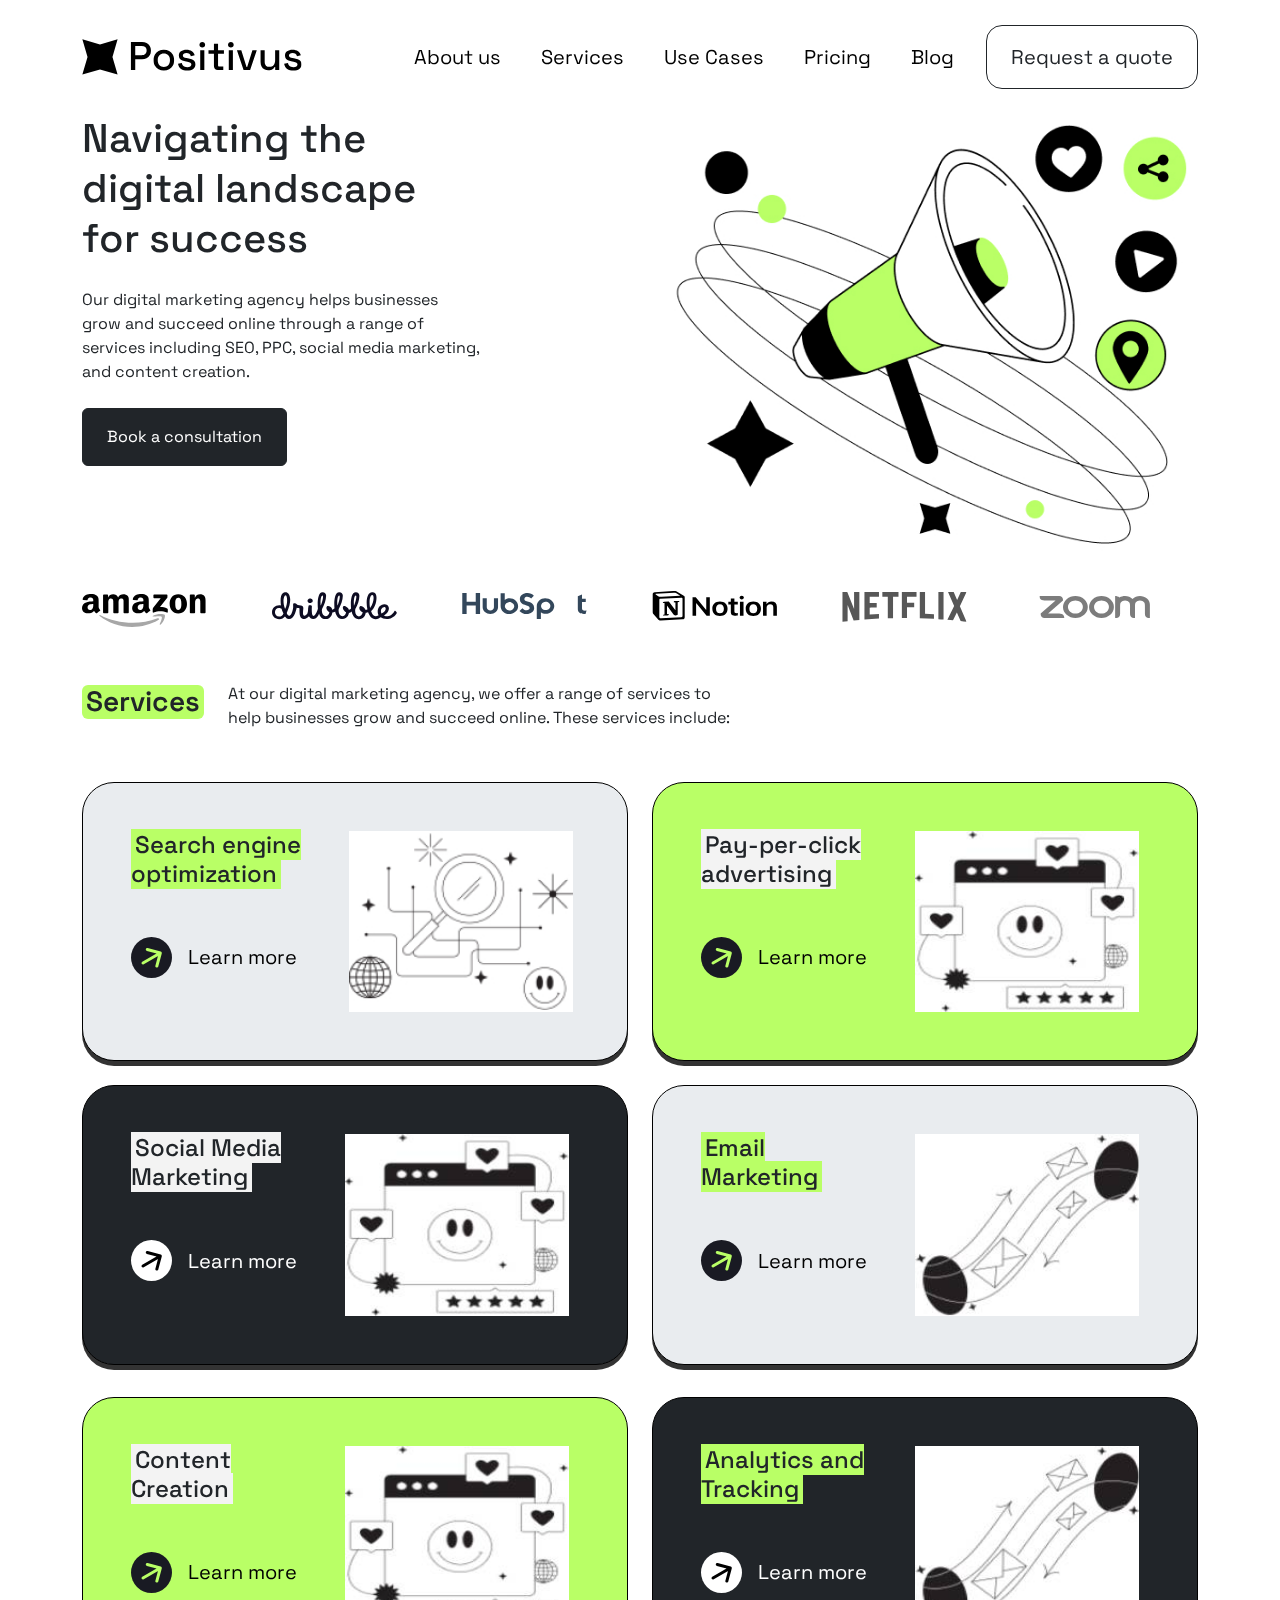
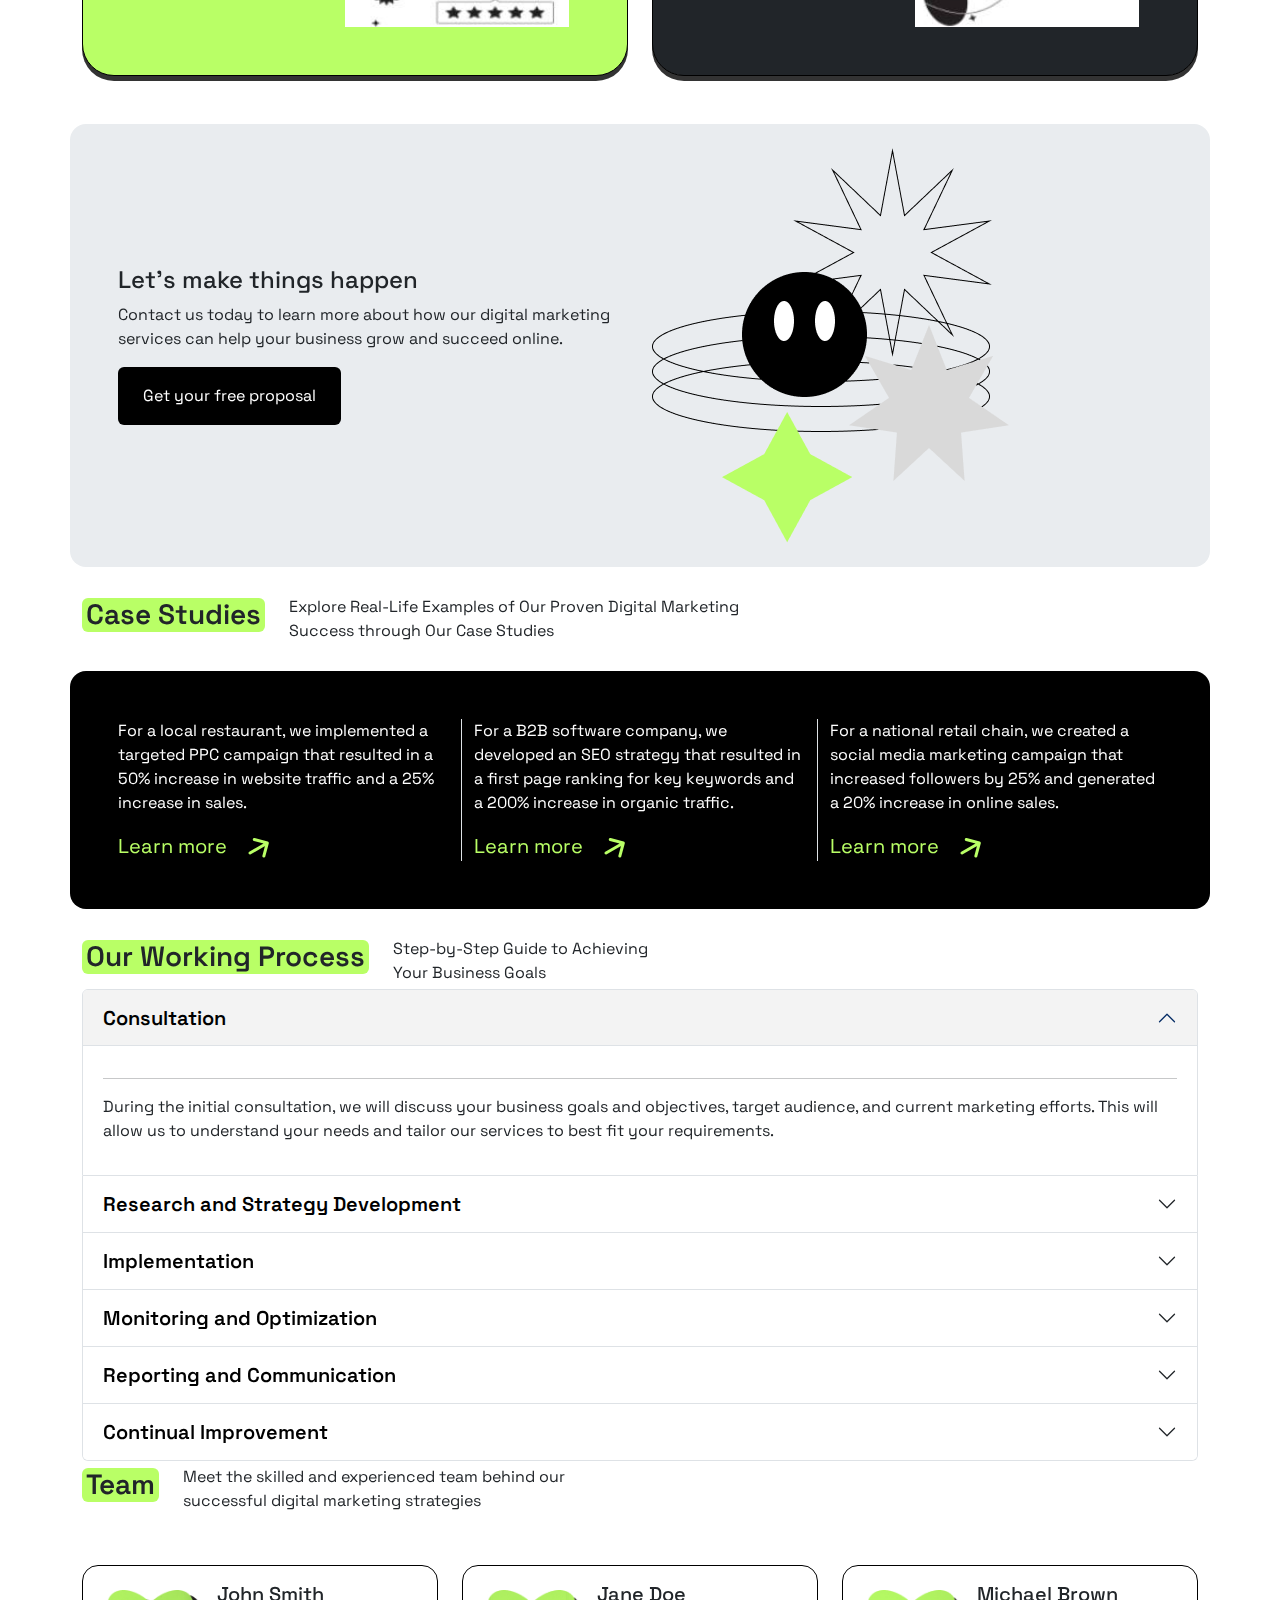
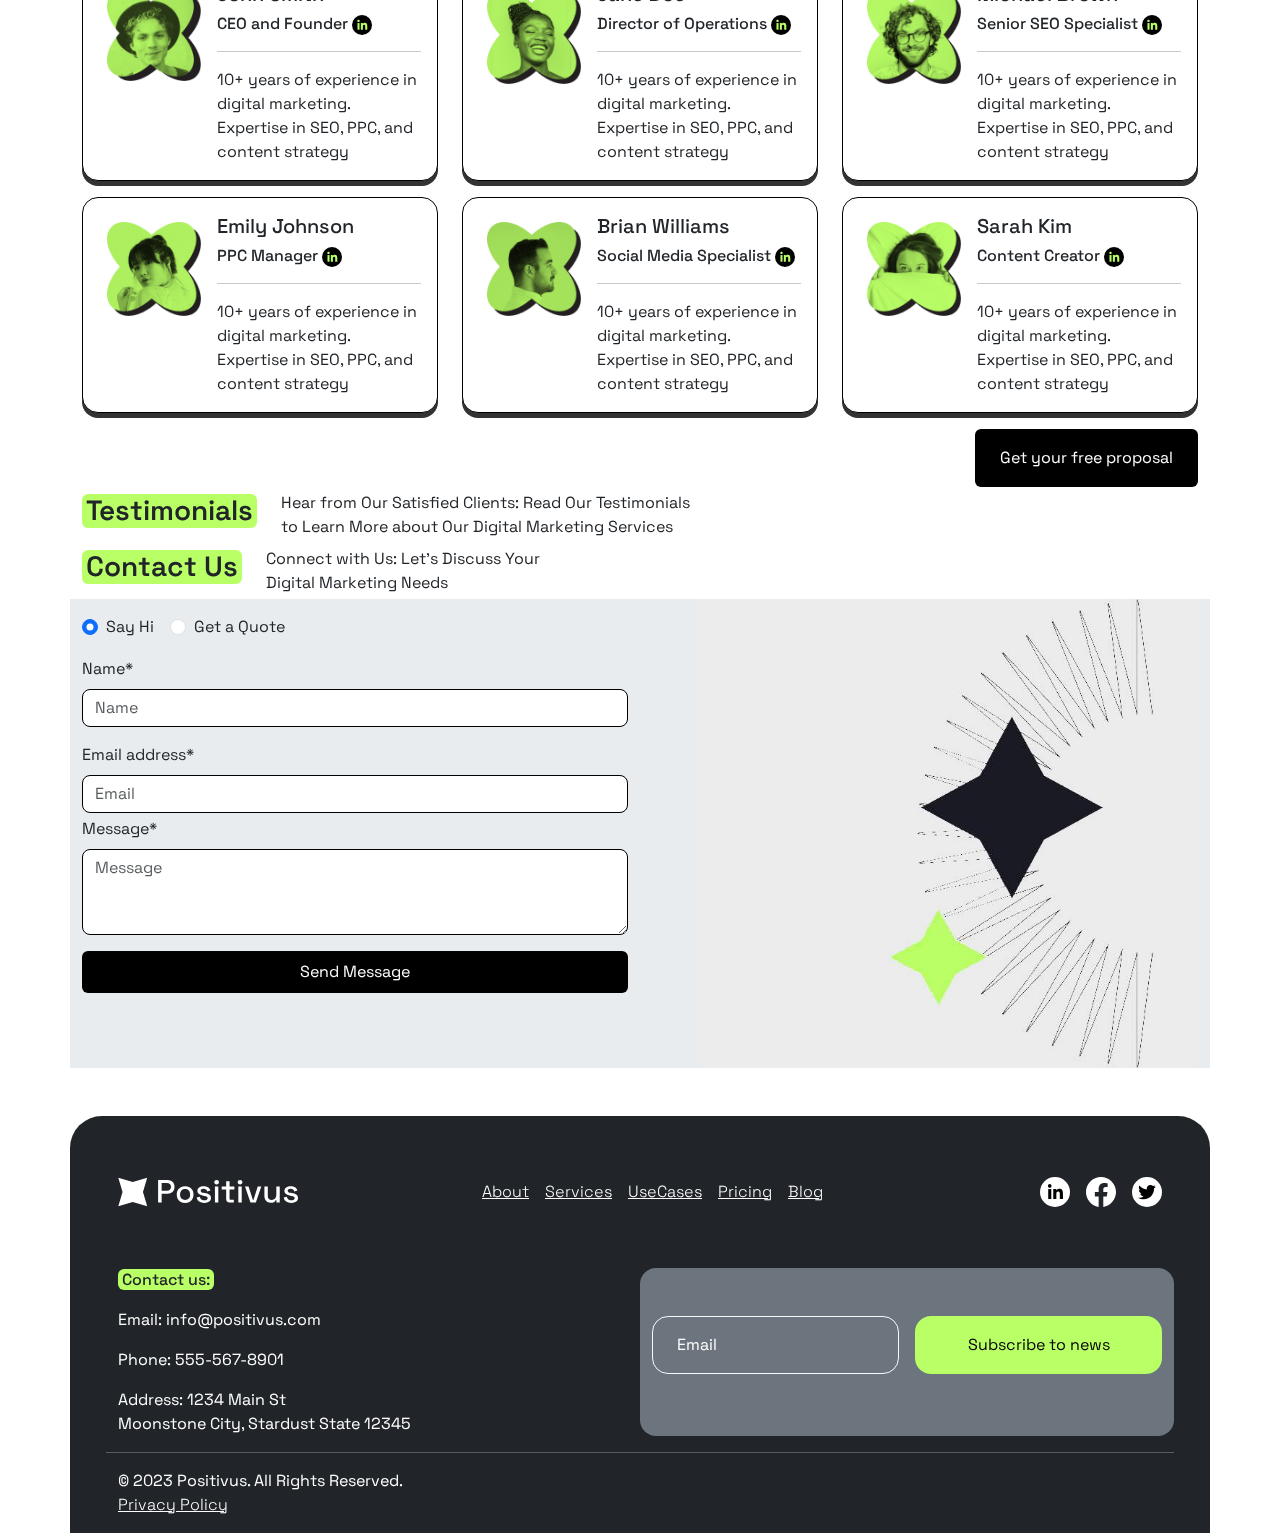
<file: index.html>
<!doctype html>
<html lang="en">
  <head>
    <meta charset="utf-8">
    <meta name="viewport" content="width=device-width, initial-scale=1">
    <meta name="description" content="">
    <meta name="keywords" content="">
    <title>Postivous</title>
    <link rel="preconnect" href="https://fonts.googleapis.com">
    <link rel="preconnect" href="https://fonts.gstatic.com" crossorigin>
    <link href="https://fonts.googleapis.com/css2?family=Space+Grotesk:wght@300..700&display=swap" rel="stylesheet">
    <!-- CSS -->
    <link href="https://cdn.jsdelivr.net/npm/bootstrap@5.3.2/dist/css/bootstrap.min.css" rel="stylesheet">
    <style>
      *{
    margin: 0;
    padding: 0;
    box-sizing: border-box;
}
.bg-body-green{
    background-color: #B9FF66;
}
.box-shadow{
    box-shadow: 0 5px 0 rgba(0, 0, 0, 0.8);
}
.text-color{
    color: #B9FF66;
}
.footer .form-control::placeholder {
    color: #ffffff; 
}
/* Accordion Background Colors */
.accordion{
    --bs-accordion-active-bg: #F3F3F3;
}
.accordion:hover{
    --bs-accordion-active-bg: #B9FF66;
}
/* /Accordion Background Colors */
    </style>
  </head>
  <body style="font-family: Space Grotesk, sans-serif;">
    <!-- Main -->
    <main>
      <!-- Header-section -->
      <header class="header">
        <!-- Navigation -->
        <nav class="navbar navbar-expand-lg py-4">
          <div class="container">
            <!-- Logo -->
            <a class="navbar-brand" href="index.html">
              <svg width="220" height="56" viewBox="0 0 220 56" fill="none" xmlns="http://www.w3.org/2000/svg">
                <g clip-path="url(#clip0_330_1193)">
                  <g clip-path="url(#clip1_330_1193)">
                    <path d="M17.9986 15.5347L35.5997 10.3491L30.464 28.0001L35.5997 45.6012L17.9986 40.4655L0.347656 45.6012L5.53325 28.0001L0.347656 10.3491L17.9986 15.5347Z" fill="black"/>
                  </g>
                  <path d="M48.9199 41V13H60.0399C61.7466 13 63.2666 13.3467 64.5999 14.04C65.9599 14.7067 67.0133 15.6667 67.7599 16.92C68.5333 18.1467 68.9199 19.6267 68.9199 21.36V21.88C68.9199 23.6133 68.5199 25.1067 67.7199 26.36C66.9466 27.6133 65.8933 28.5733 64.5599 29.24C63.2266 29.9067 61.7199 30.24 60.0399 30.24H53.2399V41H48.9199ZM53.2399 26.32H59.5999C61.1199 26.32 62.3333 25.92 63.2399 25.12C64.1466 24.32 64.5999 23.2267 64.5999 21.84V21.44C64.5999 20.0267 64.1466 18.92 63.2399 18.12C62.3333 17.32 61.1199 16.92 59.5999 16.92H53.2399V26.32Z" fill="black"/>
                  <path d="M81.8346 41.56C79.8613 41.56 78.1013 41.16 76.5546 40.36C75.0346 39.5333 73.8346 38.36 72.9546 36.84C72.0746 35.32 71.6346 33.52 71.6346 31.44V30.84C71.6346 28.76 72.0746 26.9733 72.9546 25.48C73.8346 23.96 75.0346 22.7867 76.5546 21.96C78.1013 21.1333 79.8613 20.72 81.8346 20.72C83.8079 20.72 85.5679 21.1333 87.1146 21.96C88.6613 22.7867 89.8746 23.96 90.7546 25.48C91.6346 26.9733 92.0746 28.76 92.0746 30.84V31.44C92.0746 33.52 91.6346 35.32 90.7546 36.84C89.8746 38.36 88.6613 39.5333 87.1146 40.36C85.5679 41.16 83.8079 41.56 81.8346 41.56ZM81.8346 37.88C83.6479 37.88 85.1146 37.3067 86.2346 36.16C87.3813 34.9867 87.9546 33.3733 87.9546 31.32V30.96C87.9546 28.9067 87.3946 27.3067 86.2746 26.16C85.1546 24.9867 83.6746 24.4 81.8346 24.4C80.0479 24.4 78.5813 24.9867 77.4346 26.16C76.3146 27.3067 75.7546 28.9067 75.7546 30.96V31.32C75.7546 33.3733 76.3146 34.9867 77.4346 36.16C78.5813 37.3067 80.0479 37.88 81.8346 37.88Z" fill="black"/>
                  <path d="M105.284 41.56C102.777 41.56 100.697 41 99.044 39.88C97.3907 38.76 96.3773 37.0667 96.004 34.8L99.844 33.88C100.057 34.9733 100.417 35.84 100.924 36.48C101.431 37.12 102.057 37.5733 102.804 37.84C103.577 38.1067 104.404 38.24 105.284 38.24C106.591 38.24 107.591 37.9867 108.284 37.48C109.004 36.9733 109.364 36.32 109.364 35.52C109.364 34.72 109.031 34.1333 108.364 33.76C107.697 33.3867 106.711 33.08 105.404 32.84L104.044 32.6C102.711 32.36 101.497 32.0133 100.404 31.56C99.3106 31.1067 98.444 30.48 97.804 29.68C97.164 28.88 96.844 27.8533 96.844 26.6C96.844 24.7333 97.5373 23.2933 98.924 22.28C100.311 21.24 102.151 20.72 104.444 20.72C106.657 20.72 108.471 21.2267 109.884 22.24C111.324 23.2267 112.257 24.5733 112.684 26.28L108.844 27.36C108.604 26.16 108.097 25.32 107.324 24.84C106.551 24.3333 105.591 24.08 104.444 24.08C103.324 24.08 102.444 24.2933 101.804 24.72C101.164 25.12 100.844 25.6933 100.844 26.44C100.844 27.24 101.151 27.8267 101.764 28.2C102.404 28.5733 103.257 28.8533 104.324 29.04L105.724 29.28C107.137 29.52 108.431 29.8533 109.604 30.28C110.777 30.7067 111.697 31.32 112.364 32.12C113.057 32.92 113.404 33.9867 113.404 35.32C113.404 37.2933 112.671 38.8267 111.204 39.92C109.737 41.0133 107.764 41.56 105.284 41.56Z" fill="black"/>
                  <path d="M118.22 41V21.28H122.34V41H118.22ZM120.3 18.6C119.5 18.6 118.82 18.3467 118.26 17.84C117.726 17.3067 117.46 16.6267 117.46 15.8C117.46 14.9733 117.726 14.3067 118.26 13.8C118.82 13.2667 119.5 13 120.3 13C121.126 13 121.806 13.2667 122.34 13.8C122.873 14.3067 123.14 14.9733 123.14 15.8C123.14 16.6267 122.873 17.3067 122.34 17.84C121.806 18.3467 121.126 18.6 120.3 18.6Z" fill="black"/>
                  <path d="M135.854 41C134.654 41 133.694 40.64 132.974 39.92C132.281 39.2 131.934 38.24 131.934 37.04V24.76H126.494V21.28H131.934V14.76H136.054V21.28H141.934V24.76H136.054V36.32C136.054 37.12 136.427 37.52 137.174 37.52H141.294V41H135.854Z" fill="black"/>
                  <path d="M146.774 41V21.28H150.894V41H146.774ZM148.854 18.6C148.054 18.6 147.374 18.3467 146.814 17.84C146.281 17.3067 146.014 16.6267 146.014 15.8C146.014 14.9733 146.281 14.3067 146.814 13.8C147.374 13.2667 148.054 13 148.854 13C149.681 13 150.361 13.2667 150.894 13.8C151.428 14.3067 151.694 14.9733 151.694 15.8C151.694 16.6267 151.428 17.3067 150.894 17.84C150.361 18.3467 149.681 18.6 148.854 18.6Z" fill="black"/>
                  <path d="M161.569 41L154.929 21.28H159.289L164.529 37.96H165.169L170.409 21.28H174.769L168.129 41H161.569Z" fill="black"/>
                  <path d="M186.326 41.36C184.833 41.36 183.5 41.0267 182.326 40.36C181.153 39.6933 180.233 38.7467 179.566 37.52C178.9 36.2933 178.566 34.8267 178.566 33.12V21.28H182.686V32.84C182.686 34.5467 183.113 35.8133 183.966 36.64C184.82 37.44 186.006 37.84 187.526 37.84C189.206 37.84 190.553 37.28 191.566 36.16C192.606 35.0133 193.126 33.3733 193.126 31.24V21.28H197.246V41H193.206V38.04H192.566C192.193 38.84 191.526 39.6 190.566 40.32C189.606 41.0133 188.193 41.36 186.326 41.36Z" fill="black"/>
                  <path d="M211.417 41.56C208.91 41.56 206.83 41 205.177 39.88C203.523 38.76 202.51 37.0667 202.137 34.8L205.977 33.88C206.19 34.9733 206.55 35.84 207.057 36.48C207.563 37.12 208.19 37.5733 208.937 37.84C209.71 38.1067 210.537 38.24 211.417 38.24C212.723 38.24 213.723 37.9867 214.417 37.48C215.137 36.9733 215.497 36.32 215.497 35.52C215.497 34.72 215.163 34.1333 214.497 33.76C213.83 33.3867 212.843 33.08 211.537 32.84L210.177 32.6C208.843 32.36 207.63 32.0133 206.537 31.56C205.443 31.1067 204.577 30.48 203.937 29.68C203.297 28.88 202.977 27.8533 202.977 26.6C202.977 24.7333 203.67 23.2933 205.057 22.28C206.443 21.24 208.283 20.72 210.577 20.72C212.79 20.72 214.603 21.2267 216.017 22.24C217.457 23.2267 218.39 24.5733 218.817 26.28L214.977 27.36C214.737 26.16 214.23 25.32 213.457 24.84C212.683 24.3333 211.723 24.08 210.577 24.08C209.457 24.08 208.577 24.2933 207.937 24.72C207.297 25.12 206.977 25.6933 206.977 26.44C206.977 27.24 207.283 27.8267 207.897 28.2C208.537 28.5733 209.39 28.8533 210.457 29.04L211.857 29.28C213.27 29.52 214.563 29.8533 215.737 30.28C216.91 30.7067 217.83 31.32 218.497 32.12C219.19 32.92 219.537 33.9867 219.537 35.32C219.537 37.2933 218.803 38.8267 217.337 39.92C215.87 41.0133 213.897 41.56 211.417 41.56Z" fill="black"/>
                </g>
                <defs>
                  <clipPath id="clip0_330_1193">
                    <rect width="219.537" height="56" fill="white"/>
                  </clipPath>
                  <clipPath id="clip1_330_1193">
                    <rect width="36" height="36" fill="white" transform="translate(0 10)"/>
                  </clipPath>
                </defs>
              </svg>
            </a>
            <!-- /Logo -->
            <button class="navbar-toggler" type="button" data-bs-toggle="collapse" data-bs-target="#navbarSupportedContent" aria-controls="navbarSupportedContent" aria-expanded="false" aria-label="Toggle navigation">
            <span class="navbar-toggler-icon"></span>
            </button>
            <div class="collapse navbar-collapse" id="navbarSupportedContent">
              <ul class="navbar-nav ms-auto mb-2 mb-lg-0 gap-lg-4 fs-5 me-4">
                <li class="nav-item">
                  <a class="nav-link text-black" aria-current="page" href="#">About us</a>
                </li>
                <li class="nav-item">
                  <a class="nav-link text-black" aria-current="page" href="#">Services</a>
                </li>
                <li class="nav-item">
                  <a class="nav-link text-black" aria-current="page" href="#">Use Cases</a>
                </li>
                <li class="nav-item">
                  <a class="nav-link text-black" aria-current="page" href="#">Pricing</a>
                </li>
                <li class="nav-item">
                  <a class="nav-link text-black" aria-current="page" href="#">Blog</a>
                </li>
              </ul>
              <div class="d-flex" role="search">
                <button class="btn btn-outline-dark py-lg-3 px-lg-4 rounded-4 fs-5" type="submit">Request a quote</button>
              </div>
            </div>
          </div>
        </nav>
        <!-- /Navigation -->
      </header>
      <!-- /Header-section -->
      <!-- Intro-Section -->
      <section class="container">
        <!-- Row -->
        <div class="row">
          <!-- Column 1 -->
          <div class="col-lg-6 col-12">
            <h1 class="lh-sm mb-lg-4">Navigating the<br> digital landscape<br> for success</h1>
            <p class="mb-lg-4">Our digital marketing agency helps businesses<br> grow and succeed online through a range of<br> services including SEO, PPC, social media marketing,<br> and content creation.</p>
            <button class="btn btn-dark px-lg-4 py-lg-3">Book a consultation</button>
          </div>
          <!-- /Column 1 -->
          <!-- Column 2 -->
          <div class="col-lg-6 col-12">
            <img src="Images/introsection-img.jpg" alt="introsection-img" class="img-fluid">
          </div>
          <!-- /Column 2 -->
        </div>
        <!-- /Row -->
      </section>
      <!-- /Intro-Section -->
      <!-- Body-section1 -->
      <section class="container">
        <!-- Row -->
        <div class="row row-cols-lg-6 row-cols-3 gx-4 gy-4 d-flex align-items-center justify-content-center">
          <!-- Six Columns -->
          <div class="col">
            <svg width="125" height="48" viewBox="0 0 125 48" fill="none" xmlns="http://www.w3.org/2000/svg">
              <g style="mix-blend-mode:luminosity">
                <path fill-rule="evenodd" clip-rule="evenodd" d="M76.6508 37.8069C69.4708 42.4973 59.0639 44.9998 50.1036 44.9998C37.54 44.9998 26.2295 40.8814 17.6726 34.0316C17.0003 33.493 17.6027 32.7589 18.4094 33.1784C27.644 37.9403 39.062 40.8051 50.8566 40.8051C58.8111 40.8051 67.5615 39.3465 75.6074 36.3196C76.8229 35.862 77.8394 37.0251 76.6508 37.8069Z" fill="#FF9900"/>
                <path fill-rule="evenodd" clip-rule="evenodd" d="M79.6359 34.78C78.7215 33.7409 73.5692 34.2891 71.2565 34.5322C70.552 34.6084 70.4444 34.065 71.079 33.6741C75.1827 31.1144 81.9162 31.8533 82.7015 32.7113C83.4867 33.574 82.4971 39.5563 78.6409 42.4115C78.0493 42.8501 77.4846 42.6165 77.7481 42.035C78.614 40.1187 80.5555 35.8239 79.6359 34.78Z" fill="#FF9900"/>
                <path fill-rule="evenodd" clip-rule="evenodd" d="M71.4182 15.6036V13.1154C71.4182 12.7388 71.7409 12.4862 72.1282 12.4862H84.6972C85.1006 12.4862 85.4233 12.7436 85.4233 13.1154V15.2461C85.4179 15.6036 85.0791 16.0708 84.4767 16.8096L77.9636 25.0513C80.3838 24.9988 82.9385 25.3182 85.1329 26.4145C85.6276 26.6624 85.7621 27.0247 85.7998 27.3822V30.0373C85.7998 30.3995 85.348 30.8238 84.8747 30.6045C81.0077 28.8074 75.8715 28.612 71.5957 30.6236C71.1601 30.8333 70.7029 30.4138 70.7029 30.0516V27.53C70.7029 27.1248 70.7083 26.4336 71.1655 25.8187L78.7112 16.2281H72.1443C71.7409 16.2281 71.4182 15.9754 71.4182 15.6036Z" fill="black"/>
                <path fill-rule="evenodd" clip-rule="evenodd" d="M25.5684 31.1289H21.7444C21.3787 31.105 21.0883 30.8619 21.0614 30.5521V13.1583C21.0614 12.8104 21.3895 12.5339 21.7982 12.5339H25.364C25.7351 12.5482 26.0309 12.8008 26.0578 13.1154V15.3892H26.1277C27.0582 13.1917 28.8061 12.1669 31.1618 12.1669C33.5551 12.1669 35.0503 13.1917 36.1259 15.3892C37.051 13.1917 39.1539 12.1669 41.4074 12.1669C43.0101 12.1669 44.7635 12.7532 45.8337 14.0688C47.0438 15.5322 46.7965 17.6581 46.7965 19.5219L46.7911 30.4997C46.7911 30.8476 46.463 31.1289 46.0543 31.1289H42.2357C41.8538 31.105 41.5473 30.8333 41.5473 30.4997V21.2808C41.5473 20.5468 41.6225 18.7163 41.4397 18.0204C41.1546 16.8526 40.2995 16.5236 39.1916 16.5236C38.2665 16.5236 37.2984 17.0718 36.9058 17.9489C36.5132 18.826 36.5508 20.2941 36.5508 21.2808V30.4997C36.5508 30.8476 36.2228 31.1289 35.814 31.1289H31.9954C31.6082 31.105 31.307 30.8333 31.307 30.4997L31.3016 21.2808C31.3016 19.3408 31.662 16.4855 28.9459 16.4855C26.1976 16.4855 26.3052 19.2693 26.3052 21.2808V30.4997C26.3052 30.8476 25.9771 31.1289 25.5684 31.1289Z" fill="black"/>
                <path fill-rule="evenodd" clip-rule="evenodd" d="M96.2442 12.1669C101.918 12.1669 104.989 16.4855 104.989 21.9768C104.989 27.2821 101.596 31.4911 96.2442 31.4911C90.6723 31.4911 87.639 27.1725 87.639 21.7909C87.639 16.3759 90.71 12.1669 96.2442 12.1669ZM96.2765 15.7181C93.4583 15.7181 93.2808 19.1215 93.2808 21.2427C93.2808 23.3686 93.2431 27.9066 96.2442 27.9066C99.2077 27.9066 99.3475 24.2457 99.3475 22.0149C99.3475 20.5468 99.2776 18.7926 98.7774 17.4007C98.3471 16.19 97.492 15.7181 96.2765 15.7181Z" fill="black"/>
                <path fill-rule="evenodd" clip-rule="evenodd" d="M112.347 31.1289H108.539C108.157 31.105 107.851 30.8333 107.851 30.4997L107.845 13.1011C107.878 12.7818 108.195 12.5339 108.582 12.5339H112.126C112.46 12.5482 112.734 12.7484 112.809 13.0201V15.6799H112.879C113.95 13.3013 115.45 12.1669 118.091 12.1669C119.807 12.1669 121.479 12.715 122.555 14.2166C123.555 15.6084 123.555 17.9489 123.555 19.6315V30.5807C123.512 30.8858 123.195 31.1289 122.818 31.1289H118.984C118.634 31.105 118.344 30.8762 118.306 30.5807V21.1331C118.306 19.2311 118.553 16.4474 115.913 16.4474C114.982 16.4474 114.127 17.0003 113.702 17.8393C113.164 18.9022 113.095 19.9605 113.095 21.1331V30.4997C113.089 30.8476 112.756 31.1289 112.347 31.1289Z" fill="black"/>
                <path fill-rule="evenodd" clip-rule="evenodd" d="M61.3985 22.8204C61.3985 24.1408 61.4362 25.2419 60.6832 26.4146C60.0755 27.3679 59.1074 27.9542 58.0371 27.9542C56.5688 27.9542 55.7083 26.9627 55.7083 25.4993C55.7083 22.6107 58.6287 22.0864 61.3985 22.0864V22.8204ZM65.2548 31.0812C65.002 31.2814 64.6363 31.2957 64.3512 31.1622C63.0819 30.2279 62.8507 29.7942 62.1569 28.9028C60.0593 30.7999 58.5696 31.3672 55.8535 31.3672C52.6319 31.3672 50.131 29.6083 50.131 26.0857C50.131 23.3353 51.8091 21.4619 54.2078 20.5467C56.2838 19.7364 59.1827 19.5934 61.3985 19.3693V18.9308C61.3985 18.1252 61.4685 17.1719 60.9306 16.476C60.4681 15.8515 59.5753 15.5941 58.7847 15.5941C57.3272 15.5941 56.031 16.2567 55.7137 17.6295C55.6492 17.9346 55.3964 18.2349 55.0468 18.2492L51.3412 17.8964C51.0292 17.8345 50.6796 17.6104 50.7711 17.1862C51.6208 13.2012 55.6868 12 59.3225 12C61.1834 12 63.6144 12.4385 65.0827 13.6874C66.9435 15.2271 66.7661 17.2815 66.7661 19.5171V24.7986C66.7661 26.386 67.5083 27.0819 68.2074 27.9399C68.4495 28.245 68.5032 28.612 68.1913 28.8408C67.4114 29.4176 66.0238 30.4901 65.2601 31.0907L65.2548 31.0812Z" fill="black"/>
                <path fill-rule="evenodd" clip-rule="evenodd" d="M11.2675 22.8204C11.2675 24.1408 11.3051 25.2419 10.5522 26.4145C9.94443 27.3679 8.98172 27.9542 7.90606 27.9542C6.43779 27.9542 5.58265 26.9627 5.58265 25.4993C5.58265 22.6107 8.50305 22.0864 11.2675 22.0864V22.8204ZM15.1237 31.0812C14.8709 31.2814 14.5052 31.2957 14.2202 31.1622C12.9509 30.2279 12.725 29.7941 12.0258 28.9028C9.92829 30.7999 8.44389 31.3672 5.72248 31.3672C2.50627 31.3672 0 29.6082 0 26.0856C0 23.3352 1.6834 21.4619 4.07673 20.5467C6.15275 19.7364 9.05164 19.5934 11.2675 19.3693V18.9308C11.2675 18.1252 11.3374 17.1719 10.805 16.4759C10.337 15.8515 9.44425 15.5941 8.65902 15.5941C7.20151 15.5941 5.89997 16.2567 5.58265 17.6295C5.51811 17.9346 5.26533 18.2349 4.92112 18.2492L1.21011 17.8964C0.898171 17.8345 0.553961 17.6104 0.640014 17.1862C1.49516 13.2012 5.55576 12 9.19147 12C11.0524 12 13.4833 12.4385 14.9516 13.6874C16.8125 15.2271 16.635 17.2815 16.635 19.5171V24.7986C16.635 26.3859 17.3772 27.0819 18.0764 27.9399C18.3238 28.245 18.3776 28.612 18.0656 28.8408C17.2858 29.4176 15.8982 30.4901 15.1345 31.0907L15.1237 31.0812Z" fill="black"/>
              </g>
            </svg>
          </div>
          <div class="col">
            <svg width="125" height="48" viewBox="0 0 126 28" fill="none" xmlns="http://www.w3.org/2000/svg">
              <path fill-rule="evenodd" clip-rule="evenodd" d="M125.59 21.5633C120.335 29.4606 112.011 27.1691 109.512 25.3749C108.448 26.0147 106.582 27.417 104.095 27.255C98.797 26.9104 96.8999 20.2007 96.8999 20.2007C96.938 20.2275 95.3218 20.6949 94.4484 20.6866C94.4372 22.6542 92.5181 27.3546 87.3387 27.2945C81.5268 27.2273 80.3452 19.5531 80.3452 19.5531C80.3452 19.5531 79.7669 20.2649 77.5678 20.9739C77.6785 19.4622 77.5975 27.0644 70.6317 27.1761C65.1247 27.2646 63.6382 19.4348 63.6382 19.4348C63.6382 19.4348 62.6828 20.3143 60.8314 20.6194C60.949 19.0831 60.7577 27.2019 53.791 27.1761C49.083 27.1588 47.4742 22.353 47.5993 21.686C47.759 20.8359 46.0082 27.2957 41.435 27.195C39.5478 27.1459 38.1409 25.9349 37.258 24.3204C36.0762 25.5189 34.3603 27.195 32.4354 27.195C28.9801 27.195 27.4568 24.6337 27.7148 17.3179C27.7368 16.4502 27.6661 16.109 26.6929 15.9792C26.1087 15.8928 25.5105 15.7292 24.8775 15.643C24.6747 16.243 22.954 26.9998 17.0371 27.204C15.0521 27.2725 13.9667 25.7485 13.0753 24.6174C11.709 26.2194 9.90525 27.255 7.33572 27.255C2.98313 27.255 0.0175781 24.1365 0.0175781 20.2895C0.0175781 16.4425 2.98313 13.3242 7.33572 13.3242C8.1053 13.3242 8.32134 13.422 9.0244 13.6038C7.57853 1.93646 10.9931 0.113027 13.9801 0.113027C16.8478 0.113027 21.7469 6.01204 14.8534 20.9751C16.3839 25.4381 19.6833 25.1857 21.2688 15.9982C21.5915 14.1307 20.7287 11.6105 22.0708 11.2588C24.5241 10.616 24.7844 12.5446 25.9347 12.866C27.151 13.2056 27.8609 13.1724 29.0285 13.3885C31.0238 13.7339 31.8024 14.6838 31.5593 16.7996C31.2674 19.4767 30.7567 23.3732 32.3137 23.8481C33.4365 24.1931 35.4865 22.1293 35.8463 21.0001C36.2059 19.871 36.281 19.4845 36.313 18.6563C36.3616 16.8861 36.4227 15.5886 36.7633 14.2499C36.909 13.7319 37.0752 13.3888 37.7365 13.3654C38.2806 13.3531 39.2756 13.2079 39.7137 13.51C40.2975 13.8988 40.2245 14.2933 40.1575 15.3316C39.4785 30.1353 44.7045 22.7452 46.2627 16.8279C45.7078 10.1369 46.0888 0.235551 50.8196 0.0694879C53.28 -0.0168743 54.3677 1.73006 54.4874 3.03399C54.8258 6.71676 52.9302 12.8172 50.4372 16.9197C49.0124 25.2907 56.6668 26.9459 57.8909 20.2642C55.8882 19.4202 53.7238 16.0044 55.4851 14.3397C56.4734 13.4055 60.5871 14.7476 60.6545 17.6748C62.6724 17.1965 62.9418 16.1867 62.9698 16.354C62.4151 9.66298 62.9295 0.235638 67.6607 0.0695734C70.1208 -0.0167888 71.2084 1.73015 71.328 3.03407C71.6664 6.71683 69.7708 12.8173 67.2781 16.9199C65.8531 25.2907 73.5078 26.946 74.7315 20.2643C73.2488 20.0107 70.1188 16.3775 71.9248 14.3398C72.8899 13.2509 76.9886 15.5154 77.4474 17.7717C79.3859 17.2855 79.6492 16.3078 79.677 16.4724C79.1221 9.78156 79.6366 0.354218 84.3678 0.188154C86.8279 0.101792 87.9154 1.84873 88.0351 3.15265C88.3735 6.83541 86.4779 12.936 83.9849 17.0385C82.5602 25.4095 90.2147 27.0644 91.4388 20.3827C89.4012 20.082 86.5054 16.2458 88.836 14.2833C89.7672 13.4992 93.3253 15.5346 94.1582 17.8568C95.3154 17.8173 96.0357 17.4636 96.1901 17.4279C94.3427 9.57305 95.718 0.148361 100.807 0.0696886C103.558 0.0272078 106.248 1.38773 105.067 8.8606C103.94 15.9906 99.8902 18.9827 99.8996 19.0285C100.135 19.8827 102.214 27.0312 107.447 23.2594C107.176 22.7157 106.905 22.1603 106.753 21.4874C105.886 17.5677 107.59 13.1404 112.221 12.4249C114.874 12.0149 117.374 13.1598 117.769 15.741C118.419 19.9645 114.116 23.0233 112.48 23.6868C111.747 23.3178 119.123 27.5107 123.501 19.108C123.755 18.6282 124.061 18.6689 124.457 18.9162C124.737 19.0908 126.332 20.4299 125.59 21.5633ZM10.5018 19.2517C10.2791 18.6615 9.82198 17.361 9.66034 16.7976C8.7701 16.1114 8.13467 16 6.99198 16C4.45254 16 2.95788 18.0809 2.95788 20.3247C2.95788 22.5684 4.5862 24.6496 7.12565 24.6496C9.32637 24.6496 11.0013 23.3235 11.5123 21.4462C11.1547 20.7143 10.7998 20.0417 10.5018 19.2517ZM13.9179 3.20145C12.1335 3.20145 11.5282 6.97401 11.6457 10.1924C11.7496 13.0378 12.6467 15.5428 13.1121 16.6653C13.2302 16.8059 13.2083 16.7144 13.3138 16.8636C16.412 10.8472 15.1269 3.20145 13.9179 3.20145ZM51.0745 3.31996C48.7683 3.08554 48.7832 11.6001 49.0695 13.51C50.2672 11.8118 52.3479 3.77721 51.0745 3.31996ZM67.9151 3.31996C65.6089 3.08554 65.6238 11.6001 65.9102 13.51C67.1078 11.8118 69.1886 3.77721 67.9151 3.31996ZM84.6223 3.43842C82.316 3.204 82.3309 11.7186 82.6173 13.6287C83.8149 11.9303 85.8957 3.89564 84.6223 3.43842ZM101.062 2.82153C97.4688 3.46102 98.3055 14.0789 98.8513 15.9412C103.084 10.789 103.171 2.628 101.062 2.82153ZM114.528 16.0903C114.346 15.4133 113.432 15.0515 112.802 15.1407C110.997 15.359 109.248 17.3505 109.925 20.3824C110.076 21.0576 110.453 21.6792 110.447 21.6585C114.485 19.2577 114.828 17.3659 114.528 16.0903ZM38.4437 11.0218C37.9281 11.0219 37.424 10.8864 36.9953 10.6326C36.5665 10.3787 36.2322 10.0179 36.0348 9.59571C35.8374 9.17351 35.7857 8.7089 35.8864 8.26067C35.9868 7.81243 36.2352 7.40069 36.5998 7.07751C36.9643 6.75433 37.4288 6.53425 37.9345 6.44507C38.4403 6.3559 38.9645 6.40164 39.4409 6.57654C39.9174 6.75143 40.3245 7.04761 40.6109 7.42761C40.8974 7.80761 41.0503 8.25437 41.0503 8.71137C41.0503 9.01476 40.9829 9.31519 40.8519 9.59549C40.721 9.8758 40.529 10.1305 40.2869 10.345C40.0448 10.5596 39.7575 10.7298 39.4413 10.8459C39.125 10.962 38.7861 11.0218 38.4437 11.0218Z" fill="#0D0C22"/>
            </svg>
          </div>
          <div class="col">
            <svg width="125" height="48" viewBox="0 0 129 27" fill="none" xmlns="http://www.w3.org/2000/svg">
              <path d="M14.1807 0.106445V9.19418H4.76376V0.106445H0.292969V21.7997H4.76376V13.0071H14.1807V21.7997H18.6515V0.106445H14.1807Z" fill="#33475B"/>
              <path d="M32.9597 14.7869C32.9597 15.6563 32.57 16.4901 31.8764 17.1049C31.1828 17.7196 30.242 18.065 29.2611 18.065C28.2801 18.065 27.3394 17.7196 26.6457 17.1049C25.9521 16.4901 25.5624 15.6563 25.5624 14.7869V5.49533H21.3216V14.7869C21.3216 16.6513 22.1573 18.4394 23.6448 19.7578C25.1323 21.0761 27.1498 21.8168 29.2534 21.8168C31.357 21.8168 33.3745 21.0761 34.862 19.7578C36.3495 18.4394 37.1852 16.6513 37.1852 14.7869V5.49533H32.9597V14.7869Z" fill="#33475B"/>
              <path d="M64.3811 6.45293C64.3811 4.54841 65.8027 3.94463 67.3601 3.94463C68.6153 3.94463 70.2735 4.79108 71.3578 5.81809L74.1353 2.91762C72.7487 1.25578 69.9362 0.106465 67.634 0.106465C63.0339 0.106465 59.7066 2.4944 59.7066 6.45293C59.7066 13.7973 69.8354 11.4676 69.8354 15.5775C69.8354 16.8453 68.4466 17.9655 66.8563 17.9655C64.3482 17.9655 63.5356 16.8783 62.3834 15.729L59.3013 18.5693C61.2728 20.7145 63.7042 21.8036 66.6176 21.8036C70.9876 21.8036 74.5033 19.3866 74.5033 15.6086C74.5033 7.4547 64.3745 9.98823 64.3745 6.45293" fill="#33475B"/>
              <path d="M127.042 18.3341C124.536 18.3341 123.824 17.3731 123.824 15.9015V9.38808H127.719V6.08768H123.824V1.7331L119.525 3.44348V16.7111C119.525 20.1047 122.166 21.815 125.789 21.815C126.358 21.8242 126.925 21.7839 127.485 21.6947L128.534 18.272C128.061 18.3011 127.518 18.3302 127.042 18.3302" fill="#33475B"/>
              <path d="M49.1025 5.60488C47.0018 5.60488 45.5363 6.14459 44.1191 7.37739V0.236883H39.8717V13.4715C39.8717 18.4259 43.9132 21.8195 48.4541 21.8195C53.4922 21.8195 57.9236 18.3658 57.9236 13.7141C57.9236 9.12077 53.8449 5.60682 49.1025 5.60682V5.60488ZM49.0762 18.0318C48.1231 18.0318 47.1913 17.7813 46.3988 17.312C45.6063 16.8427 44.9887 16.1757 44.6239 15.3952C44.2592 14.6148 44.1638 13.756 44.3497 12.9275C44.5356 12.099 44.9946 11.3379 45.6686 10.7406C46.3425 10.1433 47.2012 9.73651 48.136 9.57171C49.0708 9.40691 50.0398 9.49149 50.9204 9.81476C51.8009 10.138 52.5536 10.6855 53.0831 11.3878C53.6126 12.0902 53.8952 12.916 53.8952 13.7607C53.8952 14.8935 53.3875 15.9799 52.4838 16.7809C51.58 17.5818 50.3543 18.0318 49.0762 18.0318Z" fill="#33475B"/>
              <path d="M95.2208 13.5153C95.2208 8.8559 90.7982 5.40989 85.7513 5.40989C81.2104 5.40989 77.169 8.80348 77.169 13.758V27.0003H81.4163V19.8501C82.8314 21.0809 84.299 21.6226 86.3975 21.6226C91.1399 21.6226 95.2186 18.1106 95.2186 13.5153H95.2208ZM91.1991 13.4687C91.1991 14.3134 90.9164 15.1392 90.3869 15.8416C89.8574 16.544 89.1047 17.0914 88.2242 17.4147C87.3436 17.7379 86.3746 17.8225 85.4398 17.6577C84.505 17.4929 83.6464 17.0861 82.9724 16.4888C82.2984 15.8915 81.8395 15.1304 81.6535 14.3019C81.4676 13.4734 81.563 12.6146 81.9277 11.8342C82.2925 11.0538 82.9102 10.3867 83.7027 9.91739C84.4952 9.44808 85.4269 9.19758 86.38 9.19758C87.6581 9.19758 88.8838 9.64757 89.7876 10.4486C90.6913 11.2495 91.1991 12.3359 91.1991 13.4687Z" fill="#33475B"/>
            </svg>
          </div>
          <div class="col">
            <svg width="125" height="48" viewBox="0 0 146 35" fill="none" xmlns="http://www.w3.org/2000/svg">
              <path d="M51.525 28.7749V14.2199H51.8176L63.7715 28.7749H67.5333V7.40064H63.3536V21.919H63.061L51.1071 7.40064H47.3453V28.7749H51.525ZM79.3618 29.1049C84.879 29.1049 88.2646 25.9519 88.2646 20.6725C88.2646 15.4297 84.879 12.2401 79.3618 12.2401C73.8864 12.2401 70.4591 15.4297 70.4591 20.6725C70.5009 25.9519 73.8446 29.1049 79.3618 29.1049ZM79.3618 26.0252C76.436 26.0252 74.7642 24.0821 74.7642 20.6725C74.7642 17.2995 76.436 15.3198 79.3618 15.3198C82.2876 15.3198 83.9595 17.2995 83.9595 20.6725C83.9595 24.0821 82.2876 26.0252 79.3618 26.0252ZM92.0681 8.6105V12.6801H89.1423V15.6131H92.0681V24.4487C92.0681 27.6017 93.74 28.8483 98.0033 28.8483C98.7974 28.8483 99.5916 28.7749 100.219 28.6649V25.8053C99.717 25.8419 99.3826 25.8786 98.7974 25.8786C97.042 25.8786 96.2478 25.182 96.2478 23.5688V15.6131H100.219V12.6801H96.2478V8.6105H92.0681ZM102.726 28.7749H106.906V12.5701H102.726V28.7749ZM104.816 9.89369C106.196 9.89369 107.324 8.9038 107.324 7.69393C107.324 6.44741 106.196 5.45752 104.816 5.45752C103.437 5.45752 102.308 6.44741 102.308 7.69393C102.308 8.9038 103.437 9.89369 104.816 9.89369ZM118.358 29.1049C123.876 29.1049 127.261 25.9519 127.261 20.6725C127.261 15.4297 123.876 12.2401 118.358 12.2401C112.883 12.2401 109.456 15.4297 109.456 20.6725C109.456 25.9519 112.799 29.1049 118.358 29.1049ZM118.358 26.0252C115.433 26.0252 113.761 24.0821 113.761 20.6725C113.761 17.2995 115.433 15.3198 118.358 15.3198C121.242 15.3198 122.956 17.2995 122.956 20.6725C122.914 24.0821 121.242 26.0252 118.358 26.0252ZM129.727 28.7749H133.907V19.3526C133.907 16.9696 135.495 15.4664 137.961 15.4664C140.511 15.4664 141.681 16.7129 141.681 19.1693V28.7749H145.861V18.2894C145.861 14.4032 143.604 12.2401 139.508 12.2401C136.749 12.2401 134.91 13.34 134.032 15.1731H133.74V12.5701H129.685C129.727 12.5701 129.727 28.7749 129.727 28.7749Z" fill="black"/>
              <path fill-rule="evenodd" clip-rule="evenodd" d="M7.26912 6.03259C8.48563 6.90239 8.92564 6.83372 11.2034 6.69638L32.6605 5.55191C33.1264 5.55191 32.7381 5.1399 32.5828 5.09412L29.011 2.82806C28.338 2.37028 27.4062 1.82093 25.672 1.95826L4.91376 3.30874C4.16315 3.37741 4.00785 3.72075 4.31844 3.97254L7.26912 6.03259ZM8.56328 10.4502V30.4098C8.56328 31.4857 9.15859 31.8748 10.5304 31.8061L34.1099 30.593C35.4817 30.5243 35.637 29.7918 35.637 28.922V9.09977C35.637 8.22997 35.2488 7.74929 34.4205 7.81796L9.77979 9.09977C8.87388 9.16844 8.56328 9.58045 8.56328 10.4502ZM31.8322 11.5261C31.9875 12.1212 31.8322 12.7392 31.1593 12.8079L30.0204 13.0139V27.7547C29.0368 28.2125 28.1309 28.4871 27.3544 28.4871C26.1379 28.4871 25.8273 28.1438 24.9214 27.1367L17.493 16.8135V26.7933L19.8483 27.2511C19.8483 27.2511 19.8483 28.4642 17.9589 28.4642L12.7305 28.7389C12.5752 28.4642 12.7305 27.8005 13.2481 27.6631L14.6199 27.3198V14.1354L12.7305 13.9981C12.5752 13.403 12.9634 12.5332 14.0246 12.4645L19.6413 12.1212L27.3803 22.5588V13.3343L25.4132 13.1283C25.2579 12.3959 25.8791 11.8465 26.6297 11.7778L31.8322 11.5261ZM3.17958 1.47759L24.792 0.0813291C27.4321 -0.124676 28.1309 0.0126612 29.7875 1.08847L36.6724 5.36879C37.8112 6.10125 38.1995 6.30726 38.1995 7.10839V30.6159C38.1995 32.0808 37.6042 32.9506 35.4817 33.0879L10.401 34.4384C8.79623 34.5071 8.04562 34.3011 7.21736 33.3626L2.11838 27.5258C1.21247 26.45 0.824219 25.6488 0.824219 24.7104V3.81231C0.824219 2.59917 1.44541 1.61492 3.17958 1.47759Z" fill="black"/>
            </svg>
          </div>
          <div class="col">
            <svg width="125" height="48" viewBox="0 0 126 48" fill="none" xmlns="http://www.w3.org/2000/svg">
              <g style="mix-blend-mode:luminosity" clip-path="url(#clip0_333_1362)">
                <path d="M17.5012 38.0663C15.6171 38.3595 13.6999 38.4474 11.7166 38.6816L5.66728 22.9786V39.3555C3.78318 39.5313 2.06432 39.7656 0.279297 40V10H5.30389L12.1793 27.0217V10H17.5012V38.0663ZM27.9138 20.9863C29.9634 20.9863 33.1036 20.8984 34.9877 20.8984V25.5858C32.6407 25.5858 29.8972 25.5858 27.9138 25.6737V32.6465C31.0212 32.4708 34.1284 32.2362 37.2685 32.1483V36.6597L22.6248 37.6854V10H37.2685V14.6875H27.9138V20.9863ZM56.9366 14.6876H51.4494V36.2501C49.6644 36.2501 47.8793 36.2501 46.1607 36.3085V14.6876H40.6735V10H56.9368L56.9366 14.6876ZM65.531 20.6642H72.7703V25.3516H65.531V35.9864H60.3409V10H75.1172V14.6875H65.531V20.6642ZM83.7116 31.8848C86.7197 31.9432 89.7607 32.1486 92.7028 32.2948V36.9238C87.9759 36.66 83.2489 36.3966 78.4228 36.3085V10H83.7116V31.8848ZM97.1652 37.2461C98.851 37.3341 100.636 37.422 102.355 37.5975V10H97.1652V37.2461ZM125.527 10L118.817 24.2676L125.527 40C123.544 39.7656 121.56 39.4433 119.577 39.1503L115.776 30.4786L111.908 38.4474C109.991 38.1542 108.14 38.0663 106.223 37.8319L113.032 24.0917L106.884 10H112.569L116.04 17.8809L119.742 10H125.527V10Z" fill="#D81F26"/>
              </g>
              <defs>
                <clipPath id="clip0_333_1362">
                  <rect width="125.241" height="48" fill="white" transform="translate(0.279297)"/>
                </clipPath>
              </defs>
            </svg>
          </div>
          <div class="col">
            <svg width="125" height="48" viewBox="0 0 111 48" fill="none" xmlns="http://www.w3.org/2000/svg">
              <g style="mix-blend-mode:luminosity" clip-path="url(#clip0_333_1363)">
                <path fill-rule="evenodd" clip-rule="evenodd" d="M90.3594 20.5972C90.7816 21.2429 90.9197 21.9774 90.9653 22.8032L91.0253 23.9039V31.6007L91.0865 32.7025C91.209 34.502 92.7063 35.8325 94.7523 35.9457L95.989 36V23.9039L96.0503 22.8032C96.1011 21.9867 96.2379 21.2382 96.6667 20.588C97.1035 19.921 97.7307 19.3677 98.4852 18.9835C99.2397 18.5993 100.095 18.3978 100.965 18.3992C101.835 18.4006 102.69 18.6049 103.443 18.9915C104.195 19.3781 104.82 19.9335 105.254 20.6018C105.677 21.2475 105.808 21.9959 105.859 22.8032L105.92 23.9005V31.6007L105.982 32.7025C106.109 34.5112 107.595 35.8418 109.647 35.9457L110.884 36V22.8032C110.884 20.4697 109.838 18.2317 107.977 16.5813C106.116 14.9309 103.591 14.0032 100.958 14.0023C99.5487 14.001 98.1554 14.2662 96.8711 14.7803C95.5868 15.2944 94.441 16.0454 93.5104 16.9833C92.5793 16.0458 91.4335 15.2949 90.1493 14.7807C88.8651 14.2665 87.472 14.0007 86.0628 14.0012C84.0013 14.0012 82.0882 14.5555 80.5036 15.513C79.5366 14.5567 77.3734 14.0012 76.1315 14.0012V36L77.3734 35.9457C79.4506 35.8244 80.9519 34.5297 81.0327 32.7025L81.0991 31.6007V23.9039L81.1604 22.8032C81.2125 21.9728 81.3428 21.2429 81.7663 20.5926C82.2036 19.9261 82.8305 19.3728 83.5844 18.9882C84.3383 18.6035 85.1929 18.4009 86.0628 18.4005C86.9334 18.4006 87.7887 18.6037 88.5428 18.9893C89.2969 19.3748 89.9234 19.9294 90.3594 20.5972V20.5972ZM5.38951 35.9469L6.63142 36H25.247L25.1858 34.9028C25.0177 33.0941 23.5725 31.7728 21.5252 31.655L20.2833 31.6007H9.11524L24.0051 18.3993L23.9439 17.3032C23.8474 15.4761 22.341 14.1559 20.2833 14.0554L19.0414 14.0058L0.425781 14.0012L0.48703 15.1019C0.649925 16.8932 2.11598 18.2422 4.1463 18.3462L5.38951 18.4005H16.5576L1.66769 31.6018L1.72894 32.7025C1.85144 34.5159 3.32792 35.8291 5.38951 35.9457V35.9469ZM71.259 17.2212C72.4116 18.2426 73.326 19.4552 73.9498 20.7898C74.5736 22.1244 74.8947 23.5548 74.8947 24.9994C74.8947 26.444 74.5736 27.8744 73.9498 29.209C73.326 30.5436 72.4116 31.7562 71.259 32.7776C68.9302 34.8399 65.7729 35.9983 62.4809 35.9983C59.1889 35.9983 56.0316 34.8399 53.7028 32.7776C48.8564 28.4823 48.8564 21.5166 53.7028 17.2212C54.8544 16.2002 56.2217 15.3902 57.7265 14.8375C59.2313 14.2848 60.8442 14.0002 62.4731 14C64.1046 13.999 65.7204 14.2831 67.228 14.836C68.7355 15.3889 70.1053 16.1999 71.259 17.2224V17.2212ZM67.747 20.3362C69.1429 21.5744 69.9271 23.2531 69.9271 25.0035C69.9271 26.7538 69.1429 28.4326 67.747 29.6707C66.3499 30.908 64.4558 31.6029 62.4809 31.6029C60.506 31.6029 58.6118 30.908 57.2148 29.6707C55.8189 28.4326 55.0347 26.7538 55.0347 25.0035C55.0347 23.2531 55.8189 21.5744 57.2148 20.3362C58.6118 19.099 60.506 18.404 62.4809 18.404C64.4558 18.404 66.3499 19.099 67.747 20.3362V20.3362ZM36.4255 14C38.0545 14.0004 39.6675 14.2851 41.1723 14.8381C42.6771 15.391 44.0443 16.2012 45.1958 17.2224C50.0435 21.5166 50.0435 28.4834 45.1958 32.7776C42.8671 34.8399 39.7097 35.9983 36.4177 35.9983C33.1257 35.9983 29.9684 34.8399 27.6396 32.7776C22.7932 28.4823 22.7932 21.5166 27.6396 17.2212C28.7912 16.2002 30.1585 15.3902 31.6633 14.8375C33.1681 14.2848 34.781 14.0002 36.4099 14H36.4255ZM41.6838 20.3339C43.0801 21.5721 43.8645 23.2511 43.8645 25.0017C43.8645 26.7524 43.0801 28.4314 41.6838 29.6696C40.2868 30.9068 38.3926 31.6018 36.4177 31.6018C34.4428 31.6018 32.5487 30.9068 31.1517 29.6696C29.7557 28.4314 28.9715 26.7527 28.9715 25.0023C28.9715 23.252 29.7557 21.5732 31.1517 20.335C32.5487 19.0978 34.4428 18.4028 36.4177 18.4028C38.3926 18.4028 40.2868 19.0978 41.6838 20.335V20.3339Z" fill="#2D8CFF"/>
              </g>
              <defs>
                <clipPath id="clip0_333_1363">
                  <rect width="110.573" height="48" fill="white" transform="translate(0.425781)"/>
                </clipPath>
              </defs>
            </svg>
          </div>
          <!-- /Six Columns -->
        </div>
        <!-- /Row -->
      </section>
      <!-- /Body-section1 -->
      <!-- Body-section2 -->
      <section class="container py-5 text-center">
        <!-- Row -->
        <div class="row">
          <div class="d-lg-flex align-items-center d-block gap-lg-4">
            <h3 class="fw-semibold d-inline px-1 rounded" style="background-color: #B9FF66;">Services</h3>
            <p class="text-start my-1 d-none d-sm-block ">At our digital marketing agency, we offer a range of services to<br> help businesses grow and succeed online. These services include:</p>
            <p class="d-lg-none d-md-none my-1">At our digital marketing agency, we offer a range of services to help businesses grow and succeed online. These services include:</p>
          </div>
        </div>
        <!-- /Row -->
      </section>
      <!-- /Body-section2 -->
      <!-- Body-Section3 -->
      <section class="container">
        <!-- Row1 -->
        <div class="row gy-5">
          <!-- Column1 -->
          <div class="col-lg-6 col-12">
            <div class="bg-body-secondary p-5 border border-black rounded-5 box-shadow">
              <!-- Flex container for image and content -->
              <div class="d-flex align-items-start">
                <!-- Content -->
                <div>
                  <div>
                    <h4 class="d-inline px-1" style="background-color: #B9FF66;">Search engine<br>optimization</h4>
                  </div>
                  <div class="pt-5">
                    <a class="d-flex align-items-center text-decoration-none fs-5 text-black" href="">
                      <svg class="me-3" width="41" height="41" viewBox="0 0 41 41" fill="none" xmlns="http://www.w3.org/2000/svg">
                        <circle cx="20.5" cy="20.5" r="20.5" fill="#191A23" />
                        <path d="M11.25 24.701C10.5326 25.1152 10.2867 26.0326 10.701 26.75C11.1152 27.4674 12.0326 27.7133 12.75 27.299L11.25 24.701ZM30.7694 16.3882C30.9838 15.588 30.5089 14.7655 29.7087 14.5511L16.6687 11.0571C15.8685 10.8426 15.046 11.3175 14.8316 12.1177C14.6172 12.9179 15.0921 13.7404 15.8923 13.9548L27.4834 17.0607L24.3776 28.6518C24.1631 29.452 24.638 30.2745 25.4382 30.4889C26.2384 30.7033 27.0609 30.2284 27.2753 29.4282L30.7694 16.3882ZM12.75 27.299L30.0705 17.299L28.5705 14.701L11.25 24.701L12.75 27.299Z" fill="#B9FF66" />
                      </svg>
                      <span class="d-none d-md-block">Learn more</span>
                    </a>
                  </div>
                </div>
                <!-- Image -->
                <img src="Images/column1 img.jpg" alt="img-column1" class="img-fluid ms-5 align-self-center w-50 h-50" style="object-fit: cover;">
              </div>
            </div>
          </div>
          <!-- /Column1 -->
          <!-- Column2 -->
          <div class="col-lg-6 col-12">
            <div class="bg-body-green p-5 border border-black rounded-5 box-shadow">
              <!-- Flex container for image and content -->
              <div class="d-flex align-items-start">
                <!-- Content -->
                <div>
                  <div>
                    <h4 class="d-inline px-1" style="background-color: #F3F3F3;">Pay-per-click<br>advertising</h4>
                  </div>
                  <div class="pt-5">
                    <a class="d-flex align-items-center text-decoration-none fs-5 text-black" href="">
                      <svg class="me-3" width="41" height="41" viewBox="0 0 41 41" fill="none" xmlns="http://www.w3.org/2000/svg">
                        <circle cx="20.5" cy="20.5" r="20.5" fill="#191A23" />
                        <path d="M11.25 24.701C10.5326 25.1152 10.2867 26.0326 10.701 26.75C11.1152 27.4674 12.0326 27.7133 12.75 27.299L11.25 24.701ZM30.7694 16.3882C30.9838 15.588 30.5089 14.7655 29.7087 14.5511L16.6687 11.0571C15.8685 10.8426 15.046 11.3175 14.8316 12.1177C14.6172 12.9179 15.0921 13.7404 15.8923 13.9548L27.4834 17.0607L24.3776 28.6518C24.1631 29.452 24.638 30.2745 25.4382 30.4889C26.2384 30.7033 27.0609 30.2284 27.2753 29.4282L30.7694 16.3882ZM12.75 27.299L30.0705 17.299L28.5705 14.701L11.25 24.701L12.75 27.299Z" fill="#B9FF66" />
                      </svg>
                      <span class="d-none d-md-block">Learn more</span>
                    </a>
                  </div>
                </div>
                <!-- Image -->
                <img src="Images/column3.jpg" alt="img-column1" class="img-fluid ms-5 align-self-center w-50 h-50" style="object-fit: cover;">
              </div>
            </div>
          </div>
          <!-- /Column2 -->
        </div>
        <!-- /Row1 -->
        <!-- Row 2 -->
        <div class="row pt-4">
          <!-- Column3 -->
          <div class="col-lg-6 col-12 pb-4">
            <div class="bg-dark p-5 border border-black rounded-5 box-shadow">
              <!-- Flex container for image and content -->
              <div class="d-flex align-items-start">
                <!-- Content -->
                <div>
                  <div>
                    <h4 class="d-inline px-1" style="background-color: #F3F3F3;">Social Media<br>Marketing</h4>
                  </div>
                  <div class="pt-5">
                    <a class="d-flex align-items-center text-decoration-none fs-5 text-white" href="">
                      <svg class="me-3" width="41" height="41" viewBox="0 0 41 41" fill="none" xmlns="http://www.w3.org/2000/svg">
                        <circle cx="20.5" cy="20.5" r="20.5" fill="white"/>
                        <path d="M11.25 24.701C10.5326 25.1152 10.2867 26.0326 10.701 26.75C11.1152 27.4674 12.0326 27.7133 12.75 27.299L11.25 24.701ZM30.7694 16.3882C30.9838 15.588 30.5089 14.7655 29.7087 14.5511L16.6687 11.0571C15.8685 10.8426 15.046 11.3175 14.8316 12.1177C14.6172 12.9179 15.0921 13.7404 15.8923 13.9548L27.4834 17.0607L24.3776 28.6518C24.1631 29.452 24.638 30.2745 25.4382 30.4889C26.2384 30.7033 27.0609 30.2284 27.2753 29.4282L30.7694 16.3882ZM12.75 27.299L30.0705 17.299L28.5705 14.701L11.25 24.701L12.75 27.299Z" fill="black"/>
                      </svg>
                      <span class="d-none d-md-block">Learn more</span>
                    </a>
                  </div>
                </div>
                <!-- Image -->
                <img src="Images/column3.jpg" alt="img-column1" class="img-fluid ms-5 align-self-center w-50 h-50" style="object-fit: cover;">
              </div>
            </div>
          </div>
          <!-- /Column3 -->
          <!-- Column 4 -->
          <div class="col-lg-6 col-12 pb-4">
            <div class="bg-body-secondary p-5 border border-black rounded-5 box-shadow">
              <!-- Flex container for image and content -->
              <div class="d-flex align-items-start">
                <!-- Content -->
                <div>
                  <div>
                    <h4 class="d-inline px-1" style="background-color: #B9FF66;">Email<br>Marketing</h4>
                  </div>
                  <div class="pt-5">
                    <a class="d-flex align-items-center text-decoration-none fs-5 text-black" href="">
                      <svg class="me-3" width="41" height="41" viewBox="0 0 41 41" fill="none" xmlns="http://www.w3.org/2000/svg">
                        <circle cx="20.5" cy="20.5" r="20.5" fill="#191A23" />
                        <path d="M11.25 24.701C10.5326 25.1152 10.2867 26.0326 10.701 26.75C11.1152 27.4674 12.0326 27.7133 12.75 27.299L11.25 24.701ZM30.7694 16.3882C30.9838 15.588 30.5089 14.7655 29.7087 14.5511L16.6687 11.0571C15.8685 10.8426 15.046 11.3175 14.8316 12.1177C14.6172 12.9179 15.0921 13.7404 15.8923 13.9548L27.4834 17.0607L24.3776 28.6518C24.1631 29.452 24.638 30.2745 25.4382 30.4889C26.2384 30.7033 27.0609 30.2284 27.2753 29.4282L30.7694 16.3882ZM12.75 27.299L30.0705 17.299L28.5705 14.701L11.25 24.701L12.75 27.299Z" fill="#B9FF66" />
                      </svg>
                      <span class="d-none d-md-block">Learn more</span>
                    </a>
                  </div>
                </div>
                <!-- Image -->
                <img src="Images/column4.jpg" alt="img-column1" class="img-fluid ms-5 align-self-center w-50 h-50" style="object-fit: cover;">
              </div>
            </div>
          </div>
          <!-- /Column4 -->
        </div>
        <!-- /Row 2 -->
        <!-- Row 3 -->
        <div class="row pt-2">
          <!-- Column5 -->
          <div class="col-lg-6 col-12 pb-4">
            <div class="p-5 border border-black rounded-5 box-shadow" style="background-color: #B9FF66;">
              <!-- Flex container for image and content -->
              <div class="d-flex align-items-start">
                <!-- Content -->
                <div>
                  <div>
                    <h4 class="d-inline px-1" style="background-color: #F3F3F3;">Content<br>Creation</h4>
                  </div>
                  <div class="pt-5">
                    <a class="d-flex align-items-center text-decoration-none fs-5 text-black" href="">
                      <svg class="me-3" width="41" height="41" viewBox="0 0 41 41" fill="none" xmlns="http://www.w3.org/2000/svg">
                        <circle cx="20.5" cy="20.5" r="20.5" fill="#191A23" />
                        <path d="M11.25 24.701C10.5326 25.1152 10.2867 26.0326 10.701 26.75C11.1152 27.4674 12.0326 27.7133 12.75 27.299L11.25 24.701ZM30.7694 16.3882C30.9838 15.588 30.5089 14.7655 29.7087 14.5511L16.6687 11.0571C15.8685 10.8426 15.046 11.3175 14.8316 12.1177C14.6172 12.9179 15.0921 13.7404 15.8923 13.9548L27.4834 17.0607L24.3776 28.6518C24.1631 29.452 24.638 30.2745 25.4382 30.4889C26.2384 30.7033 27.0609 30.2284 27.2753 29.4282L30.7694 16.3882ZM12.75 27.299L30.0705 17.299L28.5705 14.701L11.25 24.701L12.75 27.299Z" fill="#B9FF66" />
                      </svg>
                      <span class="d-none d-md-block">Learn more</span>
                    </a>
                  </div>
                </div>
                <!-- Image -->
                <img src="Images/column3.jpg" alt="img-column1" class="img-fluid ms-5 align-self-center w-50 h-50" style="object-fit: cover;">
              </div>
            </div>
          </div>
          <!-- /Column5 -->
          <!-- Column 6 -->
          <div class="col-lg-6 col-12">
            <div class="bg-dark p-5 border border-black rounded-5 box-shadow">
              <!-- Flex container for image and content -->
              <div class="d-flex align-items-start">
                <!-- Content -->
                <div>
                  <div>
                    <h4 class="d-inline px-1" style="background-color: #B9FF66;">Analytics and<br>Tracking</h4>
                  </div>
                  <div class="pt-5">
                    <a class="d-flex align-items-center text-decoration-none fs-5 text-white" href="">
                      <svg class="me-3" width="41" height="41" viewBox="0 0 41 41" fill="none" xmlns="http://www.w3.org/2000/svg">
                        <circle cx="20.5" cy="20.5" r="20.5" fill="white"/>
                        <path d="M11.25 24.701C10.5326 25.1152 10.2867 26.0326 10.701 26.75C11.1152 27.4674 12.0326 27.7133 12.75 27.299L11.25 24.701ZM30.7694 16.3882C30.9838 15.588 30.5089 14.7655 29.7087 14.5511L16.6687 11.0571C15.8685 10.8426 15.046 11.3175 14.8316 12.1177C14.6172 12.9179 15.0921 13.7404 15.8923 13.9548L27.4834 17.0607L24.3776 28.6518C24.1631 29.452 24.638 30.2745 25.4382 30.4889C26.2384 30.7033 27.0609 30.2284 27.2753 29.4282L30.7694 16.3882ZM12.75 27.299L30.0705 17.299L28.5705 14.701L11.25 24.701L12.75 27.299Z" fill="black"/>
                      </svg>
                      <span class="d-none d-md-block">Learn more</span>
                    </a>
                  </div>
                </div>
                <!-- Image -->
                <img src="Images/column4.jpg" alt="img-column1" class="img-fluid ms-5 align-self-center w-50 h-50" style="object-fit: cover;">
              </div>
            </div>
          </div>
          <!-- /Column6 -->
        </div>
        <!-- /Row 3 -->
      </section>
      <!-- /Body-Section3 -->
      <!-- Body-Section4 -->
      <section class="body-Section4 my-4 mx-2">
        <div class="container bg-body-secondary rounded-4 py-4 px-5">
          <!-- Row -->
          <div class="row">
            <!-- Column1 -->
            <div class="col-lg-6 col-12 align-self-center">
              <h4>Let&#39;s make things happen</h4>
              <p>Contact us today to learn more about how our digital marketing services can help your business grow and succeed online.</p>
              <button class="btn btn bg-black text-white px-lg-4 py-lg-3">Get your free proposal</button>
            </div>
            <!-- /Column1 -->
            <!-- Column2 -->
            <div class="col-lg-6 d-none d-md-block">
              <img src="Images/img-bodysection4.png" alt="img-bodysection4" class="img-fluid">
            </div>
            <!-- /Column2 -->
          </div>
          <!-- /Row -->
        </div>
      </section>
      <!-- /Body-Section4 -->
      <!-- Body-Section5 -->
      <section class="body-Section5">
        <div class="container">
          <!-- Row -->
          <div class="row">
            <div class="d-lg-flex align-items-center d-block gap-lg-4">
              <h3 class="fw-semibold d-inline px-1 rounded" style="background-color: #B9FF66;">Case Studies</h3>
              <p class="text-start my-1 d-none d-sm-block ">Explore Real-Life Examples of Our Proven Digital Marketing<br> Success through Our Case Studies</p>
              <p class="d-lg-none d-md-none my-1">Explore Real-Life Examples of Our Proven Digital Marketing Success through Our Case Studies</p>
            </div>
          </div>
          <!-- /Row -->
        </div>
      </section>
      <!-- /Body-Section5 -->
      <!-- Body-Section6 -->
      <section class="body-Section6 my-4">
        <div class="container bg-black p-5 rounded-4">
          <!-- Row -->
          <div class="row">
            <!-- Column1 -->
            <div class="col-lg-4 col-12 border-end">
              <p class="text-white">For a local restaurant, we implemented a targeted PPC campaign that resulted in a 50% increase in website traffic and a 25% increase in sales.</p>
              <a class="text-color text-decoration-none fs-5 py-3" href="">
                Learn more
                <svg class="ms-3" width="21" height="20" viewBox="0 0 21 20" fill="none" xmlns="http://www.w3.org/2000/svg">
                  <path d="M1.25 13.701C0.532561 14.1152 0.286748 15.0326 0.700962 15.75C1.11518 16.4674 2.03256 16.7133 2.75 16.299L1.25 13.701ZM20.7694 5.38823C20.9838 4.58803 20.5089 3.76552 19.7087 3.55111L6.66874 0.0570541C5.86854 -0.157359 5.04603 0.317515 4.83162 1.11771C4.61721 1.91791 5.09208 2.74042 5.89228 2.95483L17.4834 6.06066L14.3776 17.6518C14.1631 18.452 14.638 19.2745 15.4382 19.4889C16.2384 19.7033 17.0609 19.2284 17.2753 18.4282L20.7694 5.38823ZM2.75 16.299L20.0705 6.29904L18.5705 3.70096L1.25 13.701L2.75 16.299Z" fill="#B9FF66"/>
                </svg>
              </a>
            </div>
            <!-- /Column1 -->
            <!-- Column2 -->
            <div class="col-lg-4 col-12 border-end">
              <p class="text-white">For a B2B software company, we developed an SEO strategy that resulted in a first page ranking for key keywords and a 200% increase in organic traffic.</p>
              <a class="text-color text-decoration-none fs-5 py-3" href="">
                Learn more
                <svg class="ms-3" width="21" height="20" viewBox="0 0 21 20" fill="none" xmlns="http://www.w3.org/2000/svg">
                  <path d="M1.25 13.701C0.532561 14.1152 0.286748 15.0326 0.700962 15.75C1.11518 16.4674 2.03256 16.7133 2.75 16.299L1.25 13.701ZM20.7694 5.38823C20.9838 4.58803 20.5089 3.76552 19.7087 3.55111L6.66874 0.0570541C5.86854 -0.157359 5.04603 0.317515 4.83162 1.11771C4.61721 1.91791 5.09208 2.74042 5.89228 2.95483L17.4834 6.06066L14.3776 17.6518C14.1631 18.452 14.638 19.2745 15.4382 19.4889C16.2384 19.7033 17.0609 19.2284 17.2753 18.4282L20.7694 5.38823ZM2.75 16.299L20.0705 6.29904L18.5705 3.70096L1.25 13.701L2.75 16.299Z" fill="#B9FF66"/>
                </svg>
              </a>
            </div>
            <!-- /Column2 -->
            <!-- Column3 -->
            <div class="col-lg-4 col-12">
              <p class="text-white">For a national retail chain, we created a social media marketing campaign that increased followers by 25% and generated a 20% increase in online sales.</p>
              <a class="text-color text-decoration-none fs-5 py-3" href="">
                Learn more
                <svg class="ms-3" width="21" height="20" viewBox="0 0 21 20" fill="none" xmlns="http://www.w3.org/2000/svg">
                  <path d="M1.25 13.701C0.532561 14.1152 0.286748 15.0326 0.700962 15.75C1.11518 16.4674 2.03256 16.7133 2.75 16.299L1.25 13.701ZM20.7694 5.38823C20.9838 4.58803 20.5089 3.76552 19.7087 3.55111L6.66874 0.0570541C5.86854 -0.157359 5.04603 0.317515 4.83162 1.11771C4.61721 1.91791 5.09208 2.74042 5.89228 2.95483L17.4834 6.06066L14.3776 17.6518C14.1631 18.452 14.638 19.2745 15.4382 19.4889C16.2384 19.7033 17.0609 19.2284 17.2753 18.4282L20.7694 5.38823ZM2.75 16.299L20.0705 6.29904L18.5705 3.70096L1.25 13.701L2.75 16.299Z" fill="#B9FF66"/>
                </svg>
              </a>
            </div>
            <!-- Column2 -->
          </div>
          <!-- /Row -->
        </div>
      </section>
      <!-- /Body-Section6 -->
      <!-- Body-Section7 -->
      <section class="body-section7">
        <div class="container">
          <!-- Row  -->
          <div class="row">
            <div class="d-lg-flex align-items-center d-block gap-lg-4">
              <h3 class="fw-semibold d-inline px-1 rounded" style="background-color: #B9FF66;">Our Working Process</h3>
              <p class="text-start my-1 d-none d-sm-block ">Step-by-Step Guide to Achieving<br> Your Business Goals</p>
              <p class="d-lg-none d-md-none my-1">Step-by-Step Guide to Achieving Your Business Goals</p>
            </div>
          </div>
          <!-- /Row  -->
        </div>
      </section>
      <!-- /Body-Section7 -->
      <!-- Working-Process-Section -->
      <section class="container">
        <div class="accordion" id="workingProcess">
          <div class="accordion-item">
            <h2 class="accordion-header">
              <button class="accordion-button text-black fw-semibold fs-5" type="button" data-bs-toggle="collapse" data-bs-target="#collapseOne" aria-expanded="true" aria-controls="collapseOne">
              Consultation
              </button>
            </h2>
            <div id="collapseOne" class="accordion-collapse collapse show" data-bs-parent="#workingProcess">
              <div class="accordion-body">
                <hr>
                <p>During the initial consultation, we will discuss your business goals and objectives, target audience, and current marketing efforts. This will allow us to understand your needs and tailor our services to best fit your requirements.</p>
              </div>
            </div>
          </div>
          <div class="accordion-item">
            <h2 class="accordion-header">
              <button class="accordion-button text-black fw-semibold fs-5 collapsed" type="button" data-bs-toggle="collapse" data-bs-target="#collapseTwo" aria-expanded="false" aria-controls="collapseTwo">
              Research and Strategy Development
              </button>
            </h2>
            <div id="collapseTwo" class="accordion-collapse collapse" data-bs-parent="#workingProcess">
              <div class="accordion-body">
                <hr>
                <p>During the initial consultation, we will discuss your business goals and objectives, target audience, and current marketing efforts. This will allow us to understand your needs and tailor our services to best fit your requirements.</p>
              </div>
            </div>
          </div>
          <div class="accordion-item">
            <h2 class="accordion-header">
              <button class="accordion-button text-black fw-semibold fs-5 collapsed" type="button" data-bs-toggle="collapse" data-bs-target="#collapseThree" aria-expanded="false" aria-controls="collapseThree">
              Implementation
              </button>
            </h2>
            <div id="collapseThree" class="accordion-collapse collapse" data-bs-parent="#workingProcess">
              <div class="accordion-body">
                <hr>
                <p>During the initial consultation, we will discuss your business goals and objectives, target audience, and current marketing efforts. This will allow us to understand your needs and tailor our services to best fit your requirements.</p>
              </div>
            </div>
          </div>
          <div class="accordion-item">
            <h2 class="accordion-header">
              <button class="accordion-button text-black fw-semibold fs-5 collapsed" type="button" data-bs-toggle="collapse" data-bs-target="#collapseFour" aria-expanded="false" aria-controls="collapseFour">
              Monitoring and Optimization
              </button>
            </h2>
            <div id="collapseFour" class="accordion-collapse collapse" data-bs-parent="#workingProcess">
              <div class="accordion-body">
                <hr>
                <p>During the initial consultation, we will discuss your business goals and objectives, target audience, and current marketing efforts. This will allow us to understand your needs and tailor our services to best fit your requirements.</p>
              </div>
            </div>
          </div>
          <div class="accordion-item">
            <h2 class="accordion-header">
              <button class="accordion-button text-black fw-semibold fs-5 collapsed" type="button" data-bs-toggle="collapse" data-bs-target="#collapseFive" aria-expanded="false" aria-controls="collapseFive">
              Reporting and Communication
              </button>
            </h2>
            <div id="collapseFive" class="accordion-collapse collapse" data-bs-parent="#workingProcess">
              <div class="accordion-body">
                <hr>
                <p>During the initial consultation, we will discuss your business goals and objectives, target audience, and current marketing efforts. This will allow us to understand your needs and tailor our services to best fit your requirements.</p>
              </div>
            </div>
          </div>
          <div class="accordion-item">
            <h2 class="accordion-header">
              <button class="accordion-button text-black fw-semibold fs-5 collapsed" type="button" data-bs-toggle="collapse" data-bs-target="#collapseSix" aria-expanded="false" aria-controls="collapseSix">
              Continual Improvement
              </button>
            </h2>
            <div id="collapseSix" class="accordion-collapse collapse" data-bs-parent="#workingProcess">
              <div class="accordion-body">
                <hr>
                <p>During the initial consultation, we will discuss your business goals and objectives, target audience, and current marketing efforts. This will allow us to understand your needs and tailor our services to best fit your requirements.</p>
              </div>
            </div>
          </div>
        </div>
        </div>
      </section>
      <!-- /Working-Process-Section-->
      <!-- Body-Section9 -->
      <section class="container">
        <!-- Row -->
        <div class="row">
          <div class="d-lg-flex align-items-center d-block gap-lg-4">
            <h3 class="fw-semibold d-inline px-1 rounded" style="background-color: #B9FF66;">Team</h3>
            <p class="text-start my-1">Meet the skilled and experienced team behind our<br> successful digital marketing strategies</p>
          </div>
        </div>
        </div>
        <!-- /Row -->
      </section>
      <!-- /Body-Section9 -->
      <!-- Team-Section -->
      <section class="container mt-5">
        <!-- Row -->
        <div class="row">
          <!-- Column1 -->
          <div class="col-lg-4">
            <div class="card mb-3 border-black box-shadow rounded-4" style="max-width: 540px;">
              <div class="row g-0">
                <div class="col-md-4">
                  <img src="Images/pic1.jpg" class="img-fluid rounded-start pt-4 ps-4" alt="Team Members">
                </div>
                <div class="col-md-8">
                  <div class="card-body">
                    <h5 class="card-title">John Smith</h5>
                    <h6>
                      CEO and Founder 
                      <svg width="20" height="20" viewBox="0 0 34 34" fill="none" xmlns="http://www.w3.org/2000/svg">
                        <circle cx="17" cy="17" r="17" fill="black"/>
                        <path d="M9.31776 25H12.8131V13.6844H9.31776V25Z" fill="#B9FF66"/>
                        <path d="M9 10.0719C9 11.1875 9.90031 12.0906 11.0654 12.0906C12.1776 12.0906 13.0779 11.1875 13.0779 10.0719C13.0779 8.95625 12.1776 8 11.0654 8C9.90031 8 9 8.95625 9 10.0719Z" fill="#B9FF66"/>
                        <path d="M22.4517 25H26V18.7844C26 15.7562 25.3115 13.3656 21.7632 13.3656C20.0685 13.3656 18.9034 14.3219 18.4268 15.225H18.3738V13.6844H15.0374V25H18.5327V19.4219C18.5327 17.9344 18.7975 16.5 20.6511 16.5C22.4517 16.5 22.4517 18.2 22.4517 19.475V25Z" fill="#B9FF66"/>
                      </svg>
                    </h6>
                    <hr>
                    <p class="card-text">10+ years of experience in digital marketing. Expertise in SEO, PPC, and content strategy</p>
                  </div>
                </div>
              </div>
            </div>
          </div>
          <!-- /Column1 -->
          <!-- Column2 -->
          <div class="col-lg-4">
            <div class="card mb-3 border-black box-shadow rounded-4" style="max-width: 540px;">
              <div class="row g-0">
                <div class="col-md-4">
                  <img src="Images/pic2.jpg" class="img-fluid rounded-start pt-4 ps-4" alt="Team Members">
                </div>
                <div class="col-md-8">
                  <div class="card-body">
                    <h5 class="card-title">Jane Doe</h5>
                    <h6>
                      Director of Operations
                      <svg width="20" height="20" viewBox="0 0 34 34" fill="none" xmlns="http://www.w3.org/2000/svg">
                        <circle cx="17" cy="17" r="17" fill="black"/>
                        <path d="M9.31776 25H12.8131V13.6844H9.31776V25Z" fill="#B9FF66"/>
                        <path d="M9 10.0719C9 11.1875 9.90031 12.0906 11.0654 12.0906C12.1776 12.0906 13.0779 11.1875 13.0779 10.0719C13.0779 8.95625 12.1776 8 11.0654 8C9.90031 8 9 8.95625 9 10.0719Z" fill="#B9FF66"/>
                        <path d="M22.4517 25H26V18.7844C26 15.7562 25.3115 13.3656 21.7632 13.3656C20.0685 13.3656 18.9034 14.3219 18.4268 15.225H18.3738V13.6844H15.0374V25H18.5327V19.4219C18.5327 17.9344 18.7975 16.5 20.6511 16.5C22.4517 16.5 22.4517 18.2 22.4517 19.475V25Z" fill="#B9FF66"/>
                      </svg>
                    </h6>
                    <hr>
                    <p class="card-text">10+ years of experience in digital marketing. Expertise in SEO, PPC, and content strategy</p>
                  </div>
                </div>
              </div>
            </div>
          </div>
          <!-- /Column2 -->
          <!-- Column3 -->
          <div class="col-lg-4">
            <div class="card mb-3 border-black box-shadow rounded-4" style="max-width: 540px;">
              <div class="row g-0">
                <div class="col-md-4">
                  <img src="Images/pic3.jpg" class="img-fluid rounded-start pt-4 ps-4" alt="Team Members">
                </div>
                <div class="col-md-8">
                  <div class="card-body">
                    <h5 class="card-title">Michael Brown</h5>
                    <h6>
                      Senior SEO Specialist
                      <svg width="20" height="20" viewBox="0 0 34 34" fill="none" xmlns="http://www.w3.org/2000/svg">
                        <circle cx="17" cy="17" r="17" fill="black"/>
                        <path d="M9.31776 25H12.8131V13.6844H9.31776V25Z" fill="#B9FF66"/>
                        <path d="M9 10.0719C9 11.1875 9.90031 12.0906 11.0654 12.0906C12.1776 12.0906 13.0779 11.1875 13.0779 10.0719C13.0779 8.95625 12.1776 8 11.0654 8C9.90031 8 9 8.95625 9 10.0719Z" fill="#B9FF66"/>
                        <path d="M22.4517 25H26V18.7844C26 15.7562 25.3115 13.3656 21.7632 13.3656C20.0685 13.3656 18.9034 14.3219 18.4268 15.225H18.3738V13.6844H15.0374V25H18.5327V19.4219C18.5327 17.9344 18.7975 16.5 20.6511 16.5C22.4517 16.5 22.4517 18.2 22.4517 19.475V25Z" fill="#B9FF66"/>
                      </svg>
                    </h6>
                    <hr>
                    <p class="card-text">10+ years of experience in digital marketing. Expertise in SEO, PPC, and content strategy</p>
                  </div>
                </div>
              </div>
            </div>
          </div>
          <!-- /Column3 -->
        </div>
        <!-- /Row -->
        <!-- Row 2 -->
        <div class="row">
          <!-- Column1 -->
          <div class="col-lg-4">
            <div class="card mb-3 border-black box-shadow rounded-4" style="max-width: 540px;">
              <div class="row g-0">
                <div class="col-md-4">
                  <img src="Images/pic4.jpg" class="img-fluid rounded-start pt-4 ps-4" alt="Team Members">
                </div>
                <div class="col-md-8">
                  <div class="card-body">
                    <h5 class="card-title">Emily Johnson</h5>
                    <h6>
                      PPC Manager
                      <svg width="20" height="20" viewBox="0 0 34 34" fill="none" xmlns="http://www.w3.org/2000/svg">
                        <circle cx="17" cy="17" r="17" fill="black"/>
                        <path d="M9.31776 25H12.8131V13.6844H9.31776V25Z" fill="#B9FF66"/>
                        <path d="M9 10.0719C9 11.1875 9.90031 12.0906 11.0654 12.0906C12.1776 12.0906 13.0779 11.1875 13.0779 10.0719C13.0779 8.95625 12.1776 8 11.0654 8C9.90031 8 9 8.95625 9 10.0719Z" fill="#B9FF66"/>
                        <path d="M22.4517 25H26V18.7844C26 15.7562 25.3115 13.3656 21.7632 13.3656C20.0685 13.3656 18.9034 14.3219 18.4268 15.225H18.3738V13.6844H15.0374V25H18.5327V19.4219C18.5327 17.9344 18.7975 16.5 20.6511 16.5C22.4517 16.5 22.4517 18.2 22.4517 19.475V25Z" fill="#B9FF66"/>
                      </svg>
                    </h6>
                    <hr>
                    <p class="card-text">10+ years of experience in digital marketing. Expertise in SEO, PPC, and content strategy</p>
                  </div>
                </div>
              </div>
            </div>
          </div>
          <!-- /Column1 -->
          <!-- Column2 -->
          <div class="col-lg-4">
            <div class="card mb-3 border-black box-shadow rounded-4" style="max-width: 540px;">
              <div class="row g-0">
                <div class="col-md-4">
                  <img src="Images/pic5.jpg" class="img-fluid rounded-start pt-4 ps-4" alt="Team Members">
                </div>
                <div class="col-md-8">
                  <div class="card-body">
                    <h5 class="card-title">Brian Williams</h5>
                    <h6>
                      Social Media Specialist
                      <svg width="20" height="20" viewBox="0 0 34 34" fill="none" xmlns="http://www.w3.org/2000/svg">
                        <circle cx="17" cy="17" r="17" fill="black"/>
                        <path d="M9.31776 25H12.8131V13.6844H9.31776V25Z" fill="#B9FF66"/>
                        <path d="M9 10.0719C9 11.1875 9.90031 12.0906 11.0654 12.0906C12.1776 12.0906 13.0779 11.1875 13.0779 10.0719C13.0779 8.95625 12.1776 8 11.0654 8C9.90031 8 9 8.95625 9 10.0719Z" fill="#B9FF66"/>
                        <path d="M22.4517 25H26V18.7844C26 15.7562 25.3115 13.3656 21.7632 13.3656C20.0685 13.3656 18.9034 14.3219 18.4268 15.225H18.3738V13.6844H15.0374V25H18.5327V19.4219C18.5327 17.9344 18.7975 16.5 20.6511 16.5C22.4517 16.5 22.4517 18.2 22.4517 19.475V25Z" fill="#B9FF66"/>
                      </svg>
                    </h6>
                    <hr>
                    <p class="card-text">10+ years of experience in digital marketing. Expertise in SEO, PPC, and content strategy</p>
                  </div>
                </div>
              </div>
            </div>
          </div>
          <!-- /Column2 -->
          <!-- Column3 -->
          <div class="col-lg-4">
            <div class="card mb-3 border-black box-shadow rounded-4" style="max-width: 540px;">
              <div class="row g-0">
                <div class="col-md-4">
                  <img src="Images/pic6.jpg" class="img-fluid rounded-start pt-4 ps-4" alt="Team Members">
                </div>
                <div class="col-md-8">
                  <div class="card-body">
                    <h5 class="card-title">Sarah Kim</h5>
                    <h6>
                      Content Creator
                      <svg width="20" height="20" viewBox="0 0 34 34" fill="none" xmlns="http://www.w3.org/2000/svg">
                        <circle cx="17" cy="17" r="17" fill="black"/>
                        <path d="M9.31776 25H12.8131V13.6844H9.31776V25Z" fill="#B9FF66"/>
                        <path d="M9 10.0719C9 11.1875 9.90031 12.0906 11.0654 12.0906C12.1776 12.0906 13.0779 11.1875 13.0779 10.0719C13.0779 8.95625 12.1776 8 11.0654 8C9.90031 8 9 8.95625 9 10.0719Z" fill="#B9FF66"/>
                        <path d="M22.4517 25H26V18.7844C26 15.7562 25.3115 13.3656 21.7632 13.3656C20.0685 13.3656 18.9034 14.3219 18.4268 15.225H18.3738V13.6844H15.0374V25H18.5327V19.4219C18.5327 17.9344 18.7975 16.5 20.6511 16.5C22.4517 16.5 22.4517 18.2 22.4517 19.475V25Z" fill="#B9FF66"/>
                      </svg>
                    </h6>
                    <hr>
                    <p class="card-text">10+ years of experience in digital marketing. Expertise in SEO, PPC, and content strategy</p>
                  </div>
                </div>
              </div>
            </div>
          </div>
          <!-- /Column3 -->
          <div>
            <button class="btn btn bg-black text-white px-lg-4 py-lg-3 float-end">Get your free proposal</button> 
          </div>
        </div>
        <!-- /Row2 -->
      </section>
      <!-- /Team-Section -->
      <!-- Testimonial Section -->
      <section class="container">
        <!-- Row -->
        <div class="row">
          <div class="d-lg-flex align-items-center d-block gap-lg-4">
            <h3 class="fw-semibold d-inline px-1 rounded" style="background-color: #B9FF66;">Testimonials</h3>
            <p class="text-start my-1">Hear from Our Satisfied Clients: Read Our Testimonials<br> to Learn More about Our Digital Marketing Services</p>
          </div>
        </div>
        </div>
        <!-- /Row -->
      </section>
      <!-- /Testimonial Section -->
      <!-- Contact Section -->
      <section class="container">
        <!-- Row -->
        <div class="row">
          <div class="d-lg-flex align-items-center d-block gap-lg-4">
            <h3 class="fw-semibold d-inline px-1 rounded" style="background-color: #B9FF66;">Contact Us</h3>
            <p class="text-start my-1">Connect with Us: Let's Discuss Your<br> Digital Marketing Needs</p>
          </div>
        </div>
        </div>
        <!-- /Row -->
        <!-- Row2 -->
        <div class="row bg-body-secondary">
          <!-- Column1 -->
          <div class="col-lg-6">
            <form>
              <div class="d-flex align-items-center my-3 gap-3">
                <div class="form-check">
                  <input class="form-check-input" type="radio" name="exampleRadios" id="exampleRadios1" value="option1" checked>
                  <label class="form-check-label" for="exampleRadios1">
                  Say Hi
                  </label>
                </div>
                <div class="form-check">
                  <input class="form-check-input" type="radio" name="exampleRadios" id="exampleRadios2" value="option2">
                  <label class="form-check-label" for="exampleRadios2">
                  Get a Quote
                  </label>
                </div>
              </div>
              <div class="mb-3">
                <label for="Name-field" class="form-label">Name*</label>
                <input type="text" placeholder="Name" class="form-control border border-black rounded-3" id="userName">
              </div>
              <div class="mb-3">
                <label for="exampleInputEmail1" class="form-label">Email address*</label>
                <input type="email" placeholder="Email" class="form-control border border-black rounded-3" id="exampleInputEmail1" aria-describedby="emailHelp">
                <div id="emailHelp" class="form-text"></div>
                <div class="mb-3">
                  <label for="exampleFormControlTextarea1" class="form-label">Message*</label>
                  <textarea class="form-control border border-black rounded-3" id="exampleFormControlTextarea1" placeholder="Message" rows="3"></textarea>
                </div>
              </div>
              <button type="submit" class="btn bg-black text-white w-100 py-2">Send Message</button>
            </form>
          </div>
          <!-- /Column1 -->
          <!-- Column2 -->
          <div class="col-lg-6">
            <img src="Images/contact1 (1).jpg" alt="Contact" class="float-end d-none d-sm-block d-md-block" width="500">
          </div>
          <!-- /Column2 -->
        </div>
        <!-- /Row2 -->
      </section>
      <!-- /Contact Section -->
      <!-- footer Section -->
      <footer class=" footer container bg-dark pt-5 px-5 rounded-top-5 mt-5">
        <!-- Row -->
        <div class="row align-items-center">
          <!-- Column1 -->
          <div class="col-lg-4 float-start">
            <a href="postivous.html">
              <svg width="180" height="30" viewBox="0 0 180 30" fill="none" xmlns="http://www.w3.org/2000/svg">
                <g clip-path="url(#clip0_341_656)">
                  <path d="M14.7573 4.95854L29.1886 0.78125L24.9778 15.0001L29.1886 29.1788L14.7573 25.0416L0.285156 29.1788L4.53687 15.0001L0.285156 0.78125L14.7573 4.95854Z" fill="white"/>
                </g>
                <path d="M40.1094 25.4726V2.91699H49.2268C50.6261 2.91699 51.8723 3.19625 52.9655 3.75477C54.0806 4.29181 54.9442 5.06514 55.5564 6.07477C56.1905 7.06292 56.5075 8.25514 56.5075 9.65144V10.0703C56.5075 11.4666 56.1796 12.6696 55.5236 13.6792C54.8896 14.6888 54.0259 15.4622 52.9327 15.9992C51.8395 16.5363 50.6042 16.8048 49.2268 16.8048H43.6514V25.4726H40.1094ZM43.6514 13.647H48.866C50.1123 13.647 51.1071 13.3248 51.8505 12.6803C52.5938 12.0359 52.9655 11.1551 52.9655 10.0381V9.71588C52.9655 8.57736 52.5938 7.68588 51.8505 7.04144C51.1071 6.39699 50.1123 6.07477 48.866 6.07477H43.6514V13.647Z" fill="white"/>
                <path d="M67.0964 25.9237C65.4784 25.9237 64.0354 25.6014 62.7673 24.957C61.521 24.2911 60.5371 23.3459 59.8156 22.1214C59.0941 20.897 58.7333 19.447 58.7333 17.7714V17.2881C58.7333 15.6125 59.0941 14.1733 59.8156 12.9703C60.5371 11.7459 61.521 10.8007 62.7673 10.1348C64.0354 9.46884 65.4784 9.13588 67.0964 9.13588C68.7143 9.13588 70.1574 9.46884 71.4255 10.1348C72.6936 10.8007 73.6885 11.7459 74.41 12.9703C75.1315 14.1733 75.4923 15.6125 75.4923 17.2881V17.7714C75.4923 19.447 75.1315 20.897 74.41 22.1214C73.6885 23.3459 72.6936 24.2911 71.4255 24.957C70.1574 25.6014 68.7143 25.9237 67.0964 25.9237ZM67.0964 22.9592C68.5832 22.9592 69.7857 22.4974 70.704 21.5737C71.6442 20.6285 72.1142 19.3288 72.1142 17.6748V17.3848C72.1142 15.7307 71.6551 14.4418 70.7368 13.5181C69.8185 12.5729 68.605 12.1003 67.0964 12.1003C65.6315 12.1003 64.429 12.5729 63.4888 13.5181C62.5705 14.4418 62.1114 15.7307 62.1114 17.3848V17.6748C62.1114 19.3288 62.5705 20.6285 63.4888 21.5737C64.429 22.4974 65.6315 22.9592 67.0964 22.9592Z" fill="white"/>
                <path d="M86.3227 25.9237C84.2675 25.9237 82.5621 25.4726 81.2065 24.5703C79.8509 23.6681 79.0201 22.304 78.714 20.4781L81.8624 19.737C82.0373 20.6177 82.3325 21.3159 82.7479 21.8314C83.1633 22.347 83.6772 22.7122 84.2894 22.927C84.9234 23.1418 85.6012 23.2492 86.3227 23.2492C87.3941 23.2492 88.214 23.0451 88.7825 22.637C89.3728 22.2288 89.668 21.7026 89.668 21.0581C89.668 20.4137 89.3947 19.9411 88.848 19.6403C88.3014 19.3396 87.4925 19.0926 86.4211 18.8992L85.306 18.7059C84.2128 18.5126 83.218 18.2333 82.3216 17.8681C81.4251 17.5029 80.7146 16.9981 80.1898 16.3537C79.6651 15.7092 79.4027 14.8822 79.4027 13.8725C79.4027 12.3688 79.9712 11.2088 81.1081 10.3925C82.245 9.55477 83.7537 9.13588 85.634 9.13588C87.4487 9.13588 88.9355 9.54403 90.0943 10.3603C91.275 11.1551 92.0402 12.24 92.3901 13.6148L89.2416 14.4848C89.0448 13.5181 88.6294 12.8414 87.9953 12.4548C87.3613 12.0466 86.5742 11.8425 85.634 11.8425C84.7157 11.8425 83.9942 12.0144 83.4694 12.3581C82.9447 12.6803 82.6823 13.1422 82.6823 13.7437C82.6823 14.3881 82.9338 14.8607 83.4367 15.1614C83.9614 15.4622 84.661 15.6877 85.5356 15.8381L86.6835 16.0314C87.8423 16.2248 88.9027 16.4933 89.8647 16.837C90.8268 17.1807 91.5811 17.6748 92.1277 18.3192C92.6961 18.9637 92.9804 19.8229 92.9804 20.897C92.9804 22.4866 92.3791 23.7218 91.1766 24.6025C89.9741 25.4833 88.3561 25.9237 86.3227 25.9237Z" fill="white"/>
                <path d="M96.9288 25.4726V9.58699H100.307V25.4726H96.9288ZM98.6342 7.42811C97.9782 7.42811 97.4207 7.22403 96.9616 6.81588C96.5243 6.38625 96.3056 5.83847 96.3056 5.17255C96.3056 4.50662 96.5243 3.96959 96.9616 3.56144C97.4207 3.13181 97.9782 2.91699 98.6342 2.91699C99.312 2.91699 99.8695 3.13181 100.307 3.56144C100.744 3.96959 100.963 4.50662 100.963 5.17255C100.963 5.83847 100.744 6.38625 100.307 6.81588C99.8695 7.22403 99.312 7.42811 98.6342 7.42811Z" fill="white"/>
                <path d="M111.387 25.4726C110.403 25.4726 109.616 25.1825 109.026 24.6025C108.458 24.0225 108.173 23.2492 108.173 22.2826V12.3903H103.713V9.58699H108.173V4.33477H111.551V9.58699H116.372V12.3903H111.551V21.7025C111.551 22.347 111.857 22.6692 112.47 22.6692H115.848V25.4726H111.387Z" fill="white"/>
                <path d="M120.341 25.4726V9.58699H123.719V25.4726H120.341ZM122.046 7.42811C121.39 7.42811 120.833 7.22403 120.374 6.81588C119.936 6.38625 119.718 5.83847 119.718 5.17255C119.718 4.50662 119.936 3.96959 120.374 3.56144C120.833 3.13181 121.39 2.91699 122.046 2.91699C122.724 2.91699 123.282 3.13181 123.719 3.56144C124.156 3.96959 124.375 4.50662 124.375 5.17255C124.375 5.83847 124.156 6.38625 123.719 6.81588C123.282 7.22403 122.724 7.42811 122.046 7.42811Z" fill="white"/>
                <path d="M132.471 25.4726L127.027 9.58699H130.602L134.898 23.0237H135.423L139.719 9.58699H143.294L137.85 25.4726H132.471Z" fill="white"/>
                <path d="M152.77 25.7626C151.546 25.7626 150.453 25.494 149.491 24.957C148.528 24.42 147.774 23.6574 147.228 22.6692C146.681 21.6811 146.408 20.4996 146.408 19.1248V9.58699H149.786V18.8992C149.786 20.274 150.136 21.2944 150.835 21.9603C151.535 22.6048 152.508 22.927 153.754 22.927C155.131 22.927 156.236 22.4759 157.066 21.5737C157.919 20.65 158.346 19.3288 158.346 17.6103V9.58699H161.724V25.4726H158.411V23.0881H157.886C157.58 23.7326 157.034 24.3448 156.247 24.9248C155.459 25.4833 154.301 25.7626 152.77 25.7626Z" fill="white"/>
                <path d="M173.342 25.9237C171.287 25.9237 169.581 25.4726 168.226 24.5703C166.87 23.6681 166.039 22.304 165.733 20.4781L168.882 19.737C169.056 20.6177 169.352 21.3159 169.767 21.8314C170.183 22.347 170.696 22.7122 171.309 22.927C171.943 23.1418 172.62 23.2492 173.342 23.2492C174.413 23.2492 175.233 23.0451 175.802 22.637C176.392 22.2288 176.687 21.7026 176.687 21.0581C176.687 20.4137 176.414 19.9411 175.867 19.6403C175.321 19.3396 174.512 19.0926 173.44 18.8992L172.325 18.7059C171.232 18.5126 170.237 18.2333 169.341 17.8681C168.444 17.5029 167.734 16.9981 167.209 16.3537C166.684 15.7092 166.422 14.8822 166.422 13.8725C166.422 12.3688 166.99 11.2088 168.127 10.3925C169.264 9.55477 170.773 9.13588 172.653 9.13588C174.468 9.13588 175.955 9.54403 177.113 10.3603C178.294 11.1551 179.059 12.24 179.409 13.6148L176.261 14.4848C176.064 13.5181 175.649 12.8414 175.015 12.4548C174.38 12.0466 173.593 11.8425 172.653 11.8425C171.735 11.8425 171.013 12.0144 170.489 12.3581C169.964 12.6803 169.702 13.1422 169.702 13.7437C169.702 14.3881 169.953 14.8607 170.456 15.1614C170.981 15.4622 171.68 15.6877 172.555 15.8381L173.703 16.0314C174.861 16.2248 175.922 16.4933 176.884 16.837C177.846 17.1807 178.6 17.6748 179.147 18.3192C179.715 18.9637 180 19.8229 180 20.897C180 22.4866 179.398 23.7218 178.196 24.6025C176.993 25.4833 175.375 25.9237 173.342 25.9237Z" fill="white"/>
                <defs>
                  <clipPath id="clip0_341_656">
                    <rect width="29.5167" height="29" fill="white" transform="translate(0 0.5)"/>
                  </clipPath>
                </defs>
              </svg>
            </a>
          </div>
          <!-- Column1 -->
          <!-- Column2 -->
          <div class="col-lg-4">
            <nav class="navbar navbar-expand-lg text-center">
              <ul class="navbar-nav me-auto mb-2 mb-lg-0">
                <li class="nav-item">
                  <a class="nav-link text-white fw-light text-decoration-underline" aria-current="page" href="#">About</a>
                </li>
                <li class="nav-item">
                  <a class="nav-link text-white fw-light text-decoration-underline" href="#">Services</a>
                </li>
                <li class="nav-item">
                  <a class="nav-link text-white fw-light text-decoration-underline" href="#">UseCases</a>
                </li>
                <li class="nav-item">
                  <a class="nav-link text-white fw-light text-decoration-underline" href="">Pricing</a>
                </li>
                <li class="nav-item">
                  <a class="nav-link text-white fw-light text-decoration-underline" href="">Blog</a>
                </li>
              </ul>
            </nav>
          </div>
          <!-- /Column2 -->
          <!-- Column3 -->
          <div class="col-lg-4">
            <div class="d-flex align-items-center gap-3 float-end">
              <div>
                <svg width="30" height="30" viewBox="0 0 30 30" fill="none" xmlns="http://www.w3.org/2000/svg">
                  <circle cx="15" cy="15" r="15" fill="white"/>
                  <path d="M8.22178 22.0586H11.3059V12.0742H8.22178V22.0586Z" fill="black"/>
                  <path d="M7.94141 8.88672C7.94141 9.87109 8.7358 10.668 9.76384 10.668C10.7451 10.668 11.5395 9.87109 11.5395 8.88672C11.5395 7.90234 10.7451 7.05859 9.76384 7.05859C8.7358 7.05859 7.94141 7.90234 7.94141 8.88672Z" fill="black"/>
                  <path d="M19.8106 22.0586H22.9414V16.5742C22.9414 13.9023 22.3339 11.793 19.2031 11.793C17.7078 11.793 16.6797 12.6367 16.2592 13.4336H16.2124V12.0742H13.2685V22.0586H16.3526V17.1367C16.3526 15.8242 16.5863 14.5586 18.2218 14.5586C19.8106 14.5586 19.8106 16.0586 19.8106 17.1836V22.0586Z" fill="black"/>
                </svg>
              </div>
              <div>
                <svg width="30" height="30" viewBox="0 0 30 30" fill="none" xmlns="http://www.w3.org/2000/svg">
                  <path d="M30 15.0913C30 6.75456 23.2863 0 15 0C6.71371 0 0 6.75456 0 15.0913C0 22.6369 5.44355 28.9047 12.6411 30V19.4726H8.83064V15.0913H12.6411V11.8053C12.6411 8.03245 14.879 5.90264 18.2661 5.90264C19.9597 5.90264 21.6532 6.2069 21.6532 6.2069V9.91886H19.7782C17.9032 9.91886 17.2984 11.0751 17.2984 12.2921V15.0913H21.4718L20.8065 19.4726H17.2984V30C24.496 28.9047 30 22.6369 30 15.0913Z" fill="white"/>
                </svg>
              </div>
              <div>
                <svg width="30" height="30" viewBox="0 0 30 30" fill="none" xmlns="http://www.w3.org/2000/svg">
                  <circle cx="15" cy="15" r="15" fill="white"/>
                  <path d="M21.9961 11.4915C22.6854 10.9745 23.3058 10.3541 23.7884 9.63028C23.168 9.90602 22.4442 10.1128 21.7204 10.1818C22.4786 9.73369 23.0301 9.04435 23.3058 8.18267C22.6165 8.59628 21.8238 8.90648 21.031 9.07881C20.3417 8.35501 19.4111 7.94141 18.3771 7.94141C16.378 7.94141 14.758 9.56135 14.758 11.5604C14.758 11.8362 14.7925 12.1119 14.8614 12.3876C11.8628 12.2153 9.1744 10.7677 7.38212 8.59628C7.07192 9.11328 6.89959 9.73369 6.89959 10.423C6.89959 11.6638 7.51999 12.7668 8.51953 13.4216C7.93359 13.3872 7.34766 13.2493 6.86512 12.9736V13.008C6.86512 14.7659 8.10593 16.2135 9.76034 16.5581C9.48461 16.6271 9.13994 16.696 8.82973 16.696C8.58847 16.696 8.38166 16.6615 8.1404 16.6271C8.58847 18.0747 9.93267 19.1087 11.5182 19.1432C10.2773 20.1082 8.72633 20.6942 7.03745 20.6942C6.72725 20.6942 6.45152 20.6597 6.17578 20.6252C7.76126 21.6592 9.65694 22.2452 11.725 22.2452C18.3771 22.2452 21.9961 16.7649 21.9961 11.974C21.9961 11.8017 21.9961 11.6638 21.9961 11.4915Z" fill="black"/>
                </svg>
              </div>
            </div>
          </div>
          <!-- /Column3 -->
        </div>
        <!-- /Row -->
        <!-- Row 2 -->
        <div class="row mt-5">
          <!-- Column1 -->
          <div class="col-lg-6">
            <h6 class="bg-body-green d-inline px-1 rounded-2 mb-3">Contact us:</h6>
            <p class="my-3"><a href="mailto:info@postivus.com" class="text-decoration-none text-white">Email: info@positivus.com</a></p>
            <p class="my-3"><a href="tel:5555678901" class="text-decoration-none text-white">Phone: 555-567-8901</a></p>
            <address class="text-white">Address: 1234 Main St<br>
              Moonstone City, Stardust State 12345
            </address>
          </div>
          <!-- /Column1 -->
          <!-- Column2 -->
          <div class="col-lg-6 bg-secondary rounded-4 mb-3">
            <div class="d-flex align-items-center justify-content-center gap-3 mt-5">
              <input type="email" placeholder="Email" class="form-control w-50 bg-secondary text-white border border-light py-3 rounded-4 ps-4">
              <button type="submit" class="btn bg-body-green text-black w-50 py-3 rounded-4">Subscribe to news</button>
            </div>
          </div>
          <!-- /Column2 -->
          <hr class="w-100 text-white">
          <p class="text-white">&copy; 2023 Positivus. All Rights Reserved.<a class="nav-link text-white fw-light text-decoration-underline" href="">Privacy Policy</a></p>
        </div>
        <!-- /Row 2 -->
      </footer>
      <!-- /footer Section -->
    </main>
    <!-- /Main -->
    <script src="https://cdn.jsdelivr.net/npm/bootstrap@5.3.2/dist/js/bootstrap.bundle.min.js"></script>
  </body>
</html>
</file>
